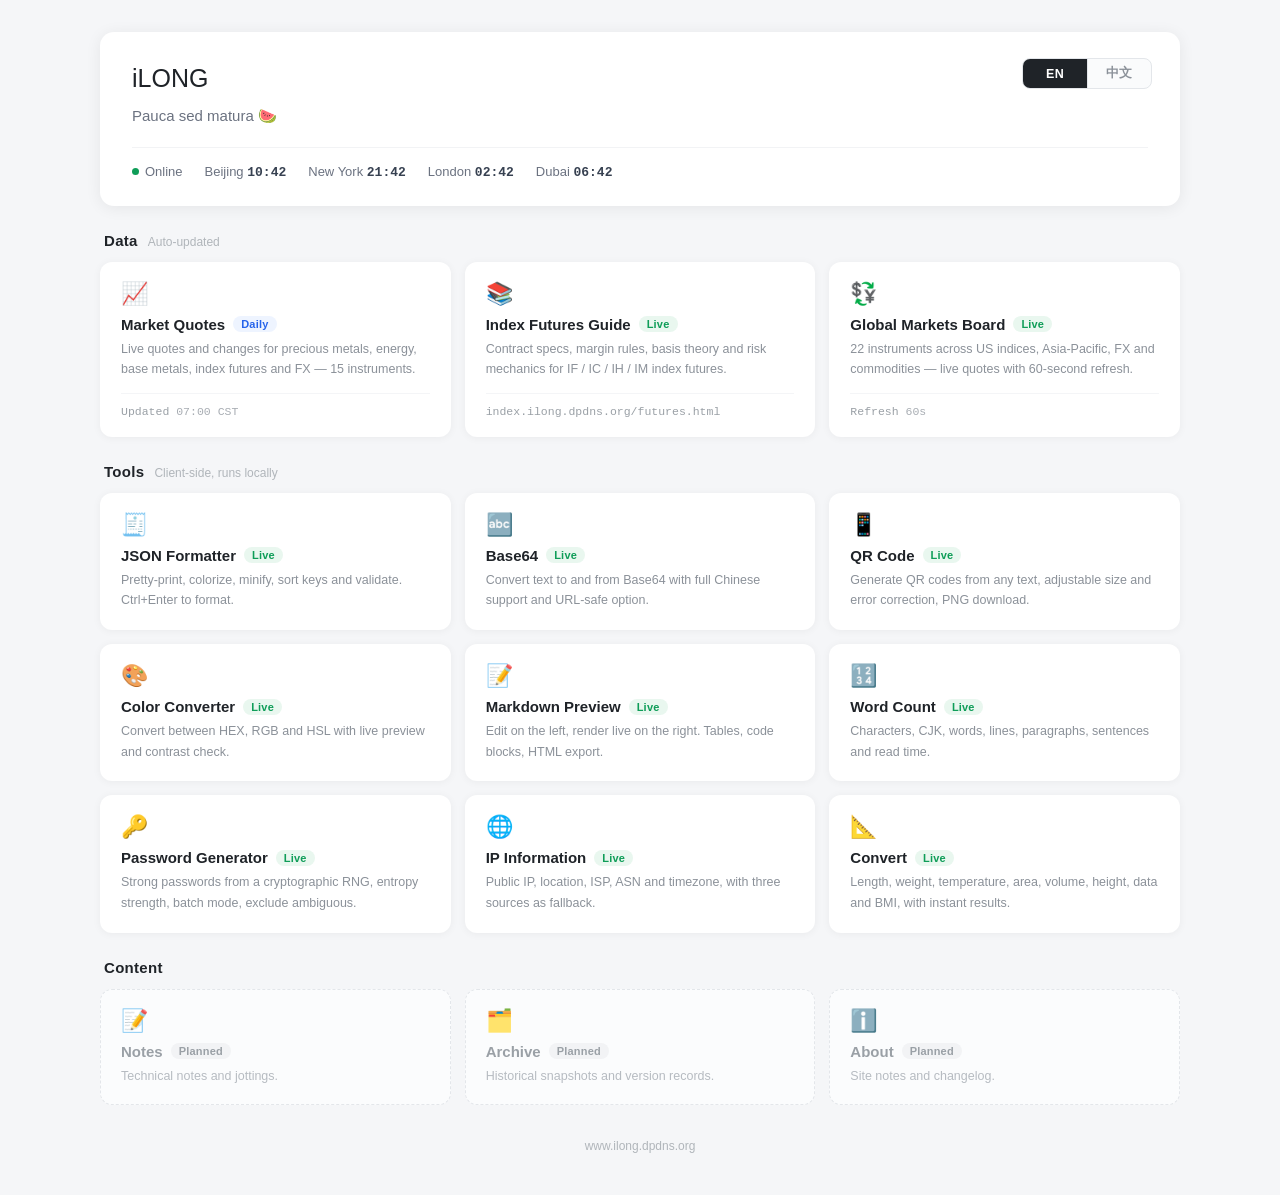
<file: index.html>
<!DOCTYPE html>
<html lang="zh-CN"><head><meta charset="utf-8">
<meta name="viewport" content="width=device-width,initial-scale=1">
<title>iLONG</title>
<link rel="icon" href="data:image/svg+xml,%3Csvg%20xmlns%3D%22http%3A%2F%2Fwww.w3.org%2F2000%2Fsvg%22%20viewBox%3D%220%200%20100%20100%22%3E%3Ctext%20y%3D%22.9em%22%20font-size%3D%2290%22%3E%F0%9F%8D%89%3C%2Ftext%3E%3C%2Fsvg%3E">
<meta name="robots" content="noindex,nofollow">
<style>
*{box-sizing:border-box;margin:0;padding:0}
body{font-family:-apple-system,"Segoe UI","Microsoft YaHei",sans-serif;background:#f5f6f8;color:#1f2328;padding:32px 20px}
.wrap{max-width:1080px;margin:0 auto}

/* 顶部 */
.hd{background:#fff;border-radius:14px;box-shadow:0 2px 16px rgba(0,0,0,.07);padding:32px 32px 26px;margin-bottom:18px;position:relative}
.hd h1{font-size:25px;font-weight:500;padding-right:140px}
.hd .desc{margin-top:10px;font-size:15px;color:#6b7280;line-height:1.7;padding-right:140px}
.hd .clk{margin-top:18px;padding-top:16px;border-top:1px solid #f2f3f5;display:flex;gap:22px;flex-wrap:wrap;row-gap:8px;font-size:13px;color:#6b7280}
.hd .clk span{white-space:nowrap}
.hd .clk b{color:#374151;font-weight:600;font-family:Consolas,monospace}
.dot{display:inline-block;width:7px;height:7px;border-radius:50%;background:#0f9d58;margin-right:6px;vertical-align:1px}

/* 语言切换 */
.lang{position:absolute;top:26px;right:28px;display:flex;border:1px solid #e3e6ea;border-radius:8px;overflow:hidden;background:#fafbfc}
.lang button{border:0;background:transparent;width:64px;padding:6px 0;text-align:center;font-size:12.5px;font-weight:600;color:#8b9199;cursor:pointer;font-family:inherit;letter-spacing:.3px;transition:all .15s}
.lang button+button{border-left:1px solid #e3e6ea}
.lang button:hover{color:#374151}
.lang button.on{background:#1f2328;color:#fff}

/* 分区标题 */
.sect{margin:26px 0 13px;padding:0 4px;display:flex;align-items:baseline;gap:10px}
.sect h2{font-size:15px;font-weight:700;color:#1f2328;letter-spacing:.3px}
.sect .n{font-size:12px;color:#b0b5ba}

/* 卡片网格 */
.grid{display:grid;grid-template-columns:repeat(3,1fr);gap:14px}
.card{background:#fff;border-radius:12px;box-shadow:0 1px 8px rgba(0,0,0,.05);padding:20px 20px 18px;text-decoration:none;color:inherit;display:block;border:1px solid transparent;transition:box-shadow .18s,transform .18s,border-color .18s}
.card:hover{box-shadow:0 5px 20px rgba(0,0,0,.1);transform:translateY(-2px);border-color:#e2e8f0}
.card .ico{font-size:22px;line-height:1}
.card .tt{margin-top:11px;font-size:15px;font-weight:700;display:flex;align-items:center;gap:8px;flex-wrap:wrap}
.card .ds{margin-top:6px;font-size:12.5px;color:#8b9199;line-height:1.65}
.card .meta{margin-top:13px;padding-top:11px;border-top:1px solid #f4f5f7;font-size:11.5px;color:#a8adb3;font-family:Consolas,monospace}
.card .meta i{font-style:normal;color:#9aa0a6}

/* 标签 */
.tag{display:inline-block;padding:2px 8px;border-radius:20px;font-size:11px;font-weight:600;letter-spacing:.2px;font-family:inherit}
.tag.live{background:#e9f7ef;color:#0f9d58}
.tag.daily{background:#eef4ff;color:#2563eb}
.tag.soon{background:#f2f3f5;color:#9aa0a6}

/* 占位卡片 */
.card.soon{box-shadow:none;border:1.5px dashed #e3e6ea;background:#fbfcfd;cursor:default}
.card.soon:hover{transform:none;box-shadow:none;border-color:#d0d6dd}
.card.soon .tt{color:#9aa0a6}
.card.soon .ds{color:#b6bbc1}

/* 页脚 */
.ft{margin-top:34px;text-align:center;font-size:12px;color:#b0b5ba;padding-bottom:10px}

@media(max-width:900px){.grid{grid-template-columns:repeat(2,1fr)}}
@media(max-width:620px){
  body{padding:14px 10px}
  .grid{grid-template-columns:1fr}
  .hd{padding:22px 18px}
  .hd h1{font-size:23px;padding-right:0}
  .hd .desc{padding-right:0}
  .lang{position:static;margin-top:16px;width:fit-content}
}
</style></head><body>
<div class="wrap">

  <div class="hd">
    <div class="lang">
      <button type="button" data-lang="en" class="on">EN</button>
      <button type="button" data-lang="zh">中文</button>
    </div>
    <h1>iLONG</h1>
    <div class="desc" data-zh="Pauca sed matura 🍉" data-en="Pauca sed matura 🍉">Pauca sed matura 🍉</div>
    <div class="clk">
      <span><i class="dot"></i><span data-zh="站点运行中" data-en="Online">站点运行中</span></span>
      <span><span data-zh="北京" data-en="Beijing">北京</span> <b id="c-cn">—</b></span>
      <span><span data-zh="纽约" data-en="New York">纽约</span> <b id="c-ny">—</b></span>
      <span><span data-zh="伦敦" data-en="London">伦敦</span> <b id="c-ldn">—</b></span>
      <span><span data-zh="迪拜" data-en="Dubai">迪拜</span> <b id="c-dxb">—</b></span>
    </div>
  </div>

  <div class="sect"><h2 data-zh="数据" data-en="Data">数据</h2><span class="n" data-zh="自动更新" data-en="Auto-updated">自动更新</span></div>
  <div class="grid">

    <a class="card" href="https://finance.ilong.dpdns.org">
      <div class="ico">📈</div>
      <div class="tt"><span data-zh="金融市场行情" data-en="Market Quotes">金融市场行情</span><span class="tag daily" data-zh="每日" data-en="Daily">每日</span></div>
      <div class="ds" data-zh="贵金属、能源、基本金属、股指期货、外汇，15 个品种实时报价与涨跌。" data-en="Live quotes and changes for precious metals, energy, base metals, index futures and FX — 15 instruments.">贵金属、能源、基本金属、股指期货、外汇，15 个品种实时报价与涨跌。</div>
      <div class="meta"><i data-zh="更新" data-en="Updated">更新</i> <span data-zh="北京 07:00" data-en="07:00 CST">北京 07:00</span></div>
    </a>

    <a class="card" href="https://index.ilong.dpdns.org/futures.html">
      <div class="ico">📚</div>
      <div class="tt"><span data-zh="股指期货知识手册" data-en="Index Futures Guide">股指期货知识手册</span><span class="tag live" data-zh="已上线" data-en="Live">已上线</span></div>
      <div class="ds" data-zh="IF / IC / IH / IM 品种机制与术语体系，合约规格、保证金制度、基差原理与风险机制。" data-en="Contract specs, margin rules, basis theory and risk mechanics for IF / IC / IH / IM index futures.">IF / IC / IH / IM 品种机制与术语体系，合约规格、保证金制度、基差原理与风险机制。</div>
      <div class="meta"><i>index.ilong.dpdns.org/futures.html</i></div>
    </a>

    <a class="card" href="https://fx.ilong.dpdns.org">
      <div class="ico">💱</div>
      <div class="tt"><span data-zh="全球市场看板" data-en="Global Markets Board">全球市场看板</span><span class="tag live" data-zh="实时" data-en="Live">实时</span></div>
      <div class="ds" data-zh="美股三大指数、亚太股指、外汇与大宗商品共 22 个品种，实时报价与涨跌，60 秒自动刷新。" data-en="22 instruments across US indices, Asia-Pacific, FX and commodities — live quotes with 60-second refresh.">美股三大指数、亚太股指、外汇与大宗商品共 22 个品种，实时报价与涨跌，60 秒自动刷新。</div>
      <div class="meta"><i data-zh="刷新" data-en="Refresh">刷新</i> <span data-zh="60 秒" data-en="60s">60 秒</span></div>
    </a>

  </div>

  <div class="sect"><h2 data-zh="工具" data-en="Tools">工具</h2><span class="n" data-zh="纯前端 本地运行" data-en="Client-side, runs locally">纯前端 本地运行</span></div>
  <div class="grid">

    <a class="card" href="tool-json.html">
      <div class="ico">🧾</div>
      <div class="tt"><span data-zh="JSON 格式化" data-en="JSON Formatter">JSON 格式化</span><span class="tag live" data-zh="可用" data-en="Live">可用</span></div>
      <div class="ds" data-zh="展开缩进、语法着色、压缩、键名排序、校验。Ctrl+Enter 快速格式化。" data-en="Pretty-print, colorize, minify, sort keys and validate. Ctrl+Enter to format.">展开缩进、语法着色、压缩、键名排序、校验。Ctrl+Enter 快速格式化。</div>
    </a>

    <a class="card" href="tool-base64.html">
      <div class="ico">🔤</div>
      <div class="tt"><span data-zh="Base64 编解码" data-en="Base64">Base64 编解码</span><span class="tag live" data-zh="可用" data-en="Live">可用</span></div>
      <div class="ds" data-zh="文本与 Base64 互转，正确支持中文，可选 URL 安全格式。" data-en="Convert text to and from Base64 with full Chinese support and URL-safe option.">文本与 Base64 互转，正确支持中文，可选 URL 安全格式。</div>
    </a>

    <a class="card" href="tool-qr.html">
      <div class="ico">📱</div>
      <div class="tt"><span data-zh="二维码生成" data-en="QR Code">二维码生成</span><span class="tag live" data-zh="可用" data-en="Live">可用</span></div>
      <div class="ds" data-zh="网址或任意文字生成二维码，可调尺寸与纠错级别，下载 PNG。" data-en="Generate QR codes from any text, adjustable size and error correction, PNG download.">网址或任意文字生成二维码，可调尺寸与纠错级别，下载 PNG。</div>
    </a>

    <a class="card" href="tool-color.html">
      <div class="ico">🎨</div>
      <div class="tt"><span data-zh="颜色取色转换" data-en="Color Converter">颜色取色转换</span><span class="tag live" data-zh="可用" data-en="Live">可用</span></div>
      <div class="ds" data-zh="HEX / RGB / HSL 互转，实时预览与对比度检查，一键复制。" data-en="Convert between HEX, RGB and HSL with live preview and contrast check.">HEX / RGB / HSL 互转，实时预览与对比度检查，一键复制。</div>
    </a>

    <a class="card" href="tool-markdown.html">
      <div class="ico">📝</div>
      <div class="tt"><span data-zh="Markdown 预览" data-en="Markdown Preview">Markdown 预览</span><span class="tag live" data-zh="可用" data-en="Live">可用</span></div>
      <div class="ds" data-zh="左侧编辑、右侧实时渲染，支持表格与代码块，可导出 HTML。" data-en="Edit on the left, render live on the right. Tables, code blocks, HTML export.">左侧编辑、右侧实时渲染，支持表格与代码块，可导出 HTML。</div>
    </a>

    <a class="card" href="tool-count.html">
      <div class="ico">🔢</div>
      <div class="tt"><span data-zh="字数统计" data-en="Word Count">字数统计</span><span class="tag live" data-zh="可用" data-en="Live">可用</span></div>
      <div class="ds" data-zh="字符、汉字、词数、行数、段落、句子与阅读时长，中英文分别计算。" data-en="Characters, CJK, words, lines, paragraphs, sentences and read time.">字符、汉字、词数、行数、段落、句子与阅读时长，中英文分别计算。</div>
    </a>

    <a class="card" href="tool-password.html">
      <div class="ico">🔑</div>
      <div class="tt"><span data-zh="随机密码生成" data-en="Password Generator">随机密码生成</span><span class="tag live" data-zh="可用" data-en="Live">可用</span></div>
      <div class="ds" data-zh="加密随机源生成强密码，显示熵值强度，可批量生成并排除易混字符。" data-en="Strong passwords from a cryptographic RNG, entropy strength, batch mode, exclude ambiguous.">加密随机源生成强密码，显示熵值强度，可批量生成并排除易混字符。</div>
    </a>

    <a class="card" href="tool-ip.html">
      <div class="ico">🌐</div>
      <div class="tt"><span data-zh="IP 信息" data-en="IP Information">IP 信息</span><span class="tag live" data-zh="可用" data-en="Live">可用</span></div>
      <div class="ds" data-zh="查看公网 IP、归属地、网络运营商、ASN 与时区，三个数据源自动切换。" data-en="Public IP, location, ISP, ASN and timezone, with three sources as fallback.">查看公网 IP、归属地、网络运营商、ASN 与时区，三个数据源自动切换。</div>
    </a>

    <a class="card" href="tool-unit.html">
      <div class="ico">📐</div>
      <div class="tt"><span data-zh="换算" data-en="Convert">换算</span><span class="tag live" data-zh="可用" data-en="Live">可用</span></div>
      <div class="ds" data-zh="长度、重量、温度、面积、体积、身高、数据与 BMI 换算，输入即算。" data-en="Length, weight, temperature, area, volume, height, data and BMI, with instant results.">长度、重量、温度、面积、体积、身高、数据与 BMI 换算，输入即算。</div>
    </a>

  </div>

  <div class="sect"><h2 data-zh="内容" data-en="Content">内容</h2></div>
  <div class="grid">

    <div class="card soon">
      <div class="ico">📝</div>
      <div class="tt"><span data-zh="笔记" data-en="Notes">笔记</span><span class="tag soon" data-zh="规划中" data-en="Planned">规划中</span></div>
      <div class="ds" data-zh="技术笔记与随手记录。" data-en="Technical notes and jottings.">技术笔记与随手记录。</div>
    </div>

    <div class="card soon">
      <div class="ico">🗂️</div>
      <div class="tt"><span data-zh="归档" data-en="Archive">归档</span><span class="tag soon" data-zh="规划中" data-en="Planned">规划中</span></div>
      <div class="ds" data-zh="历史数据快照与版本记录。" data-en="Historical snapshots and version records.">历史数据快照与版本记录。</div>
    </div>

    <div class="card soon">
      <div class="ico">ℹ️</div>
      <div class="tt"><span data-zh="关于" data-en="About">关于</span><span class="tag soon" data-zh="规划中" data-en="Planned">规划中</span></div>
      <div class="ds" data-zh="站点说明与更新日志。" data-en="Site notes and changelog.">站点说明与更新日志。</div>
    </div>

  </div>

  <div class="ft">www.ilong.dpdns.org</div>

</div>
<script>
(function(){
  var TZ=[["c-cn","Asia/Shanghai"],["c-ny","America/New_York"],["c-ldn","Europe/London"],["c-dxb","Asia/Dubai"]];
  var LOC={zh:"zh-CN",en:"en-US"};
  var lang="zh";

  function tick(){
    TZ.forEach(function(z){
      var el=document.getElementById(z[0]);
      if(!el)return;
      try{
        el.textContent=new Intl.DateTimeFormat(LOC[lang],{timeZone:z[1],hour:"2-digit",minute:"2-digit",hour12:false}).format(new Date());
      }catch(e){el.textContent="--:--"}
    });
  }

  function apply(l){
    lang=l;
    document.documentElement.lang=(l==="zh"?"zh-CN":"en");
    var nodes=document.querySelectorAll("[data-zh]");
    for(var i=0;i<nodes.length;i++){
      var v=nodes[i].getAttribute("data-"+l);
      if(v!==null)nodes[i].textContent=v;
    }
    var btns=document.querySelectorAll(".lang button");
    for(var j=0;j<btns.length;j++){
      btns[j].classList.toggle("on",btns[j].getAttribute("data-lang")===l);
    }
    try{localStorage.setItem("portal-lang",l)}catch(e){}
    tick();
  }

  var saved="en";
  try{saved=localStorage.getItem("portal-lang")||"en"}catch(e){}
  apply(saved);

  var btns=document.querySelectorAll(".lang button");
  for(var k=0;k<btns.length;k++){
    btns[k].addEventListener("click",function(){apply(this.getAttribute("data-lang"))});
  }

  setInterval(tick,10000);
})();
</script>
</body></html>
</file>
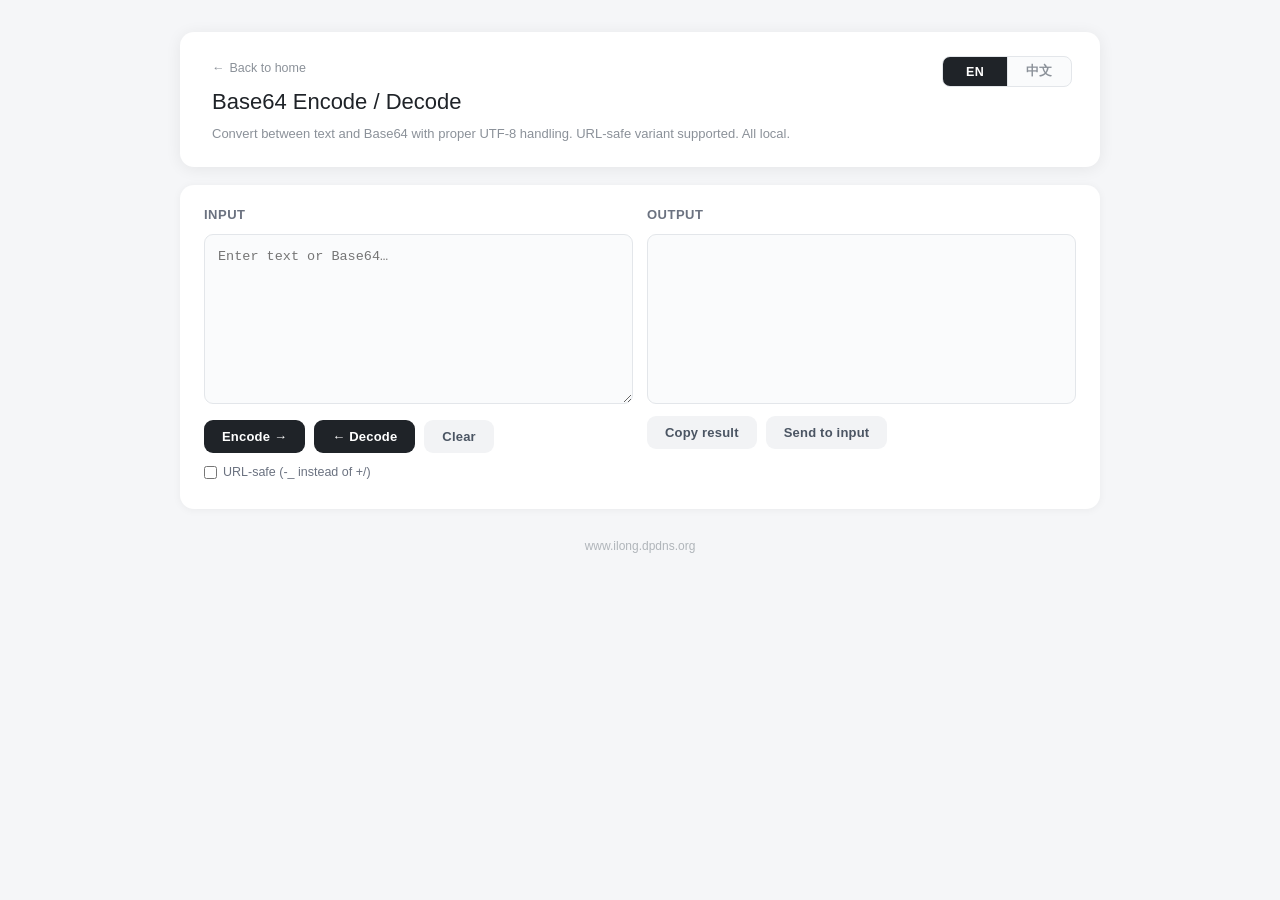
<file: tool-base64.html>
<!DOCTYPE html>
<html lang="zh-CN"><head><meta charset="utf-8">
<meta name="viewport" content="width=device-width,initial-scale=1">
<title>Base64 · iLONG</title>
<link rel="icon" href="data:image/svg+xml,%3Csvg%20xmlns%3D%22http%3A%2F%2Fwww.w3.org%2F2000%2Fsvg%22%20viewBox%3D%220%200%20100%20100%22%3E%3Ctext%20y%3D%22.9em%22%20font-size%3D%2290%22%3E%F0%9F%8D%89%3C%2Ftext%3E%3C%2Fsvg%3E">
<meta name="robots" content="noindex,nofollow">
<link rel="stylesheet" href="tools.css">
</head><body>
<div class="wrap">

  <div class="hd">
    <div class="lang">
      <button type="button" data-lang="en" class="on">EN</button>
      <button type="button" data-lang="zh">中文</button>
    </div>
    <a class="back" href="index.html">← <span data-zh="返回首页" data-en="Back to home">返回首页</span></a>
    <h1 data-zh="Base64 编解码" data-en="Base64 Encode / Decode">Base64 编解码</h1>
    <div class="desc" data-zh="文本与 Base64 互转，正确处理中文等多字节字符。支持 URL 安全格式。全部在浏览器本地完成。" data-en="Convert between text and Base64 with proper UTF-8 handling. URL-safe variant supported. All local.">文本与 Base64 互转，正确处理中文等多字节字符。支持 URL 安全格式。全部在浏览器本地完成。</div>
  </div>

  <div class="panel">
    <div class="two">
      <div>
        <h3 data-zh="输入" data-en="Input">输入</h3>
        <textarea id="in" spellcheck="false" data-ph-zh="输入文本或 Base64…" data-ph-en="Enter text or Base64…"></textarea>
        <div class="btns">
          <button class="btn primary" id="enc" data-zh="编码 →" data-en="Encode →">编码 →</button>
          <button class="btn primary" id="dec" data-zh="← 解码" data-en="← Decode">← 解码</button>
          <button class="btn ghost" id="clr" data-zh="清空" data-en="Clear">清空</button>
        </div>
        <div class="btns">
          <label style="font-size:12.5px;color:#6b7280;display:flex;align-items:center;gap:6px;cursor:pointer">
            <input type="checkbox" id="urlsafe" style="width:auto;cursor:pointer">
            <span data-zh="URL 安全（-_ 代替 +/）" data-en="URL-safe (-_ instead of +/)">URL 安全（-_ 代替 +/）</span>
          </label>
        </div>
      </div>
      <div>
        <h3 data-zh="结果" data-en="Output">结果</h3>
        <div class="out" id="out"></div>
        <div class="btns">
          <button class="btn ghost" id="cp" data-zh="复制结果" data-en="Copy result">复制结果</button>
          <button class="btn ghost" id="swap" data-zh="结果送回输入" data-en="Send to input">结果送回输入</button>
        </div>
      </div>
    </div>
    <div class="hint" id="msg"></div>
  </div>

  <div class="ft"><a href="index.html">www.ilong.dpdns.org</a></div>
</div>

<script src="tools.js"></script>
<script>
(function(){
  var $ = function(id){ return document.getElementById(id); };
  var T = window.IlongTools;
  var last = "";

  // UTF-8 安全的编码 / 解码
  function b64encode(str){
    var bytes = new TextEncoder().encode(str);
    var bin = "";
    for (var i = 0; i < bytes.length; i++) bin += String.fromCharCode(bytes[i]);
    return btoa(bin);
  }
  function b64decode(b64){
    var clean = b64.replace(/\s/g, "").replace(/-/g, "+").replace(/_/g, "/");
    while (clean.length % 4) clean += "=";
    var bin = atob(clean);
    var bytes = new Uint8Array(bin.length);
    for (var i = 0; i < bin.length; i++) bytes[i] = bin.charCodeAt(i);
    return new TextDecoder("utf-8", {fatal: true}).decode(bytes);
  }

  function toUrlSafe(s){ return s.replace(/\+/g, "-").replace(/\//g, "_").replace(/=+$/, ""); }

  function setOut(s, isErr){
    var o = $("out");
    if (isErr){
      o.innerHTML = '<span class="err">' + String(s).replace(/&/g,"&amp;").replace(/</g,"&lt;") + '</span>';
      last = "";
    } else {
      o.textContent = s;
      last = s;
    }
  }

  function msg(s, cls){
    $("msg").innerHTML = '<span class="' + (cls || "ok") + '">' + s + '</span>';
  }

  function enc(){
    var v = $("in").value;
    if (!v){ setOut(""); $("msg").textContent = ""; return; }
    var r;
    try { r = b64encode(v); }
    catch(e){ setOut("编码失败：" + e.message, true); return; }
    if ($("urlsafe").checked) r = toUrlSafe(r);
    setOut(r);
    msg("✓ " + (T.lang()==="zh" ? ("已编码，" + v.length + " 字符 → " + r.length + " 字符") : ("Encoded — " + v.length + " chars → " + r.length + " chars")));
  }

  function dec(){
    var v = $("in").value.trim();
    if (!v){ setOut(""); $("msg").textContent = ""; return; }
    var r;
    try { r = b64decode(v); }
    catch(e){
      setOut(T.lang()==="zh" ? "解码失败：不是合法的 Base64，或解码后不是有效的 UTF-8 文本" :
                               "Decode failed: not valid Base64, or result is not valid UTF-8", true);
      return;
    }
    setOut(r);
    msg("✓ " + (T.lang()==="zh" ? ("已解码，" + r.length + " 字符") : ("Decoded — " + r.length + " chars")));
  }

  $("enc").addEventListener("click", enc);
  $("dec").addEventListener("click", dec);
  $("clr").addEventListener("click", function(){ $("in").value = ""; setOut(""); $("msg").textContent = ""; });
  $("cp").addEventListener("click", function(){
    if (!last){ msg(T.lang()==="zh"?"没有可复制的内容":"Nothing to copy", "err"); return; }
    T.copy(last, this);
  });
  $("swap").addEventListener("click", function(){
    if (!last) return;
    $("in").value = last; setOut(""); $("msg").textContent = "";
    $("in").focus();
  });

  window.onLangChange = function(){ $("msg").textContent = ""; };
})();
</script>
</body></html>
</file>
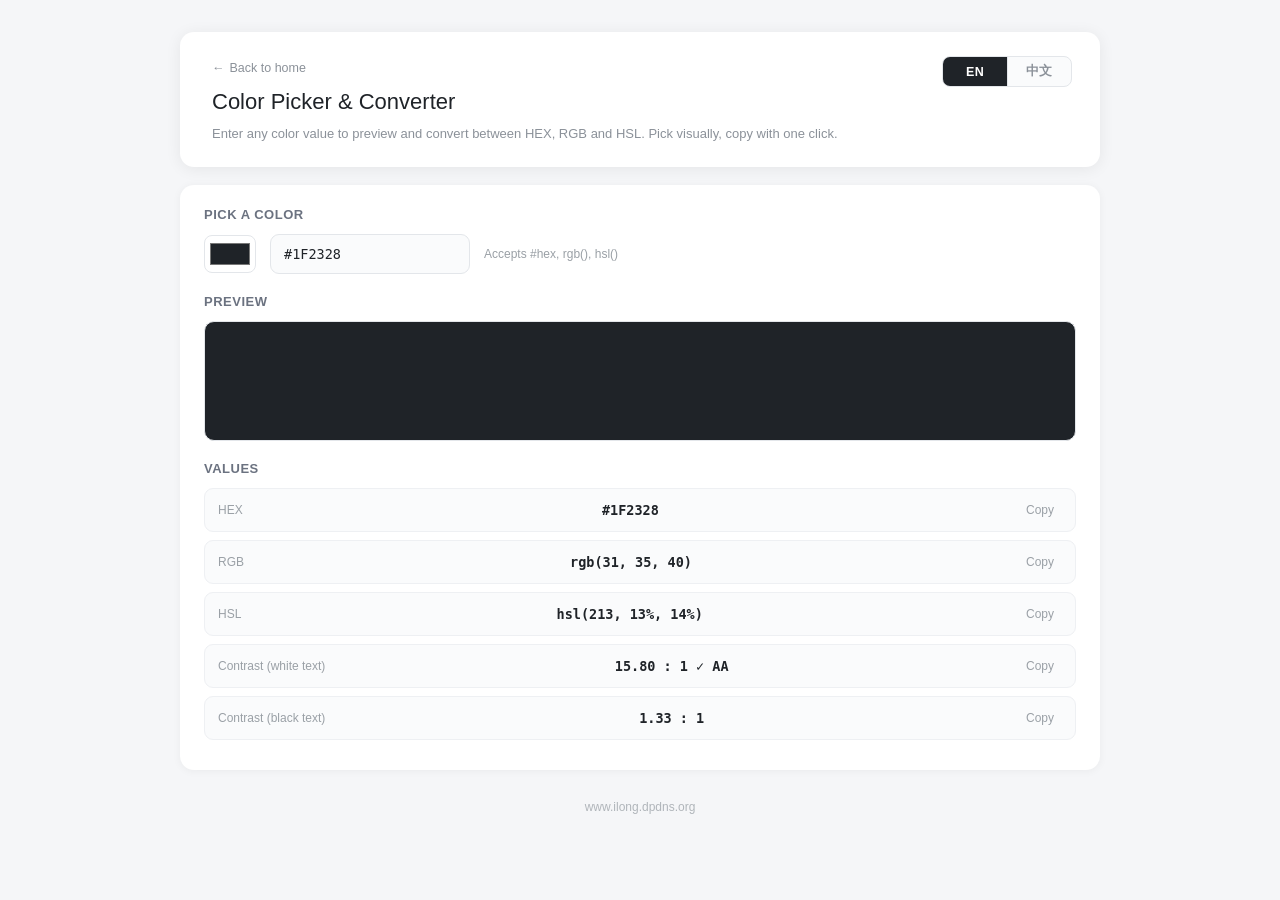
<file: tool-color.html>
<!DOCTYPE html>
<html lang="zh-CN"><head><meta charset="utf-8">
<meta name="viewport" content="width=device-width,initial-scale=1">
<title>Color Converter · iLONG</title>
<link rel="icon" href="data:image/svg+xml,%3Csvg%20xmlns%3D%22http%3A%2F%2Fwww.w3.org%2F2000%2Fsvg%22%20viewBox%3D%220%200%20100%20100%22%3E%3Ctext%20y%3D%22.9em%22%20font-size%3D%2290%22%3E%F0%9F%8D%89%3C%2Ftext%3E%3C%2Fsvg%3E">
<meta name="robots" content="noindex,nofollow">
<link rel="stylesheet" href="tools.css">
</head><body>
<div class="wrap">

  <div class="hd">
    <div class="lang">
      <button type="button" data-lang="en" class="on">EN</button>
      <button type="button" data-lang="zh">中文</button>
    </div>
    <a class="back" href="index.html">← <span data-zh="返回首页" data-en="Back to home">返回首页</span></a>
    <h1 data-zh="颜色取色与转换" data-en="Color Picker &amp; Converter">颜色取色与转换</h1>
    <div class="desc" data-zh="输入任意色值，实时预览并互转 HEX、RGB、HSL。点击色样可直接取色，一键复制。" data-en="Enter any color value to preview and convert between HEX, RGB and HSL. Pick visually, copy with one click.">输入任意色值，实时预览并互转 HEX、RGB、HSL。点击色样可直接取色，一键复制。</div>
  </div>

  <div class="panel">
    <h3 data-zh="拾色" data-en="Pick a color">拾色</h3>
    <div style="display:flex;gap:14px;align-items:center">
      <input type="color" id="picker" value="#1f2328">
      <input type="text" id="manual" value="#1f2328" style="max-width:200px;font-family:Consolas,monospace" spellcheck="false">
      <span class="hint" style="margin:0" data-zh="支持 #hex、rgb()、hsl()" data-en="Accepts #hex, rgb(), hsl()">支持 #hex、rgb()、hsl()</span>
    </div>

    <h3 style="margin-top:20px" data-zh="预览" data-en="Preview">预览</h3>
    <div class="swatch" id="sw"></div>

    <h3 style="margin-top:20px" data-zh="色值" data-en="Values">色值</h3>
    <div class="colrow"><span>HEX</span><b id="vhex">#1F2328</b><button data-copy="vhex" data-zh="复制" data-en="Copy">复制</button></div>
    <div class="colrow"><span>RGB</span><b id="vrgb">rgb(31, 35, 40)</b><button data-copy="vrgb" data-zh="复制" data-en="Copy">复制</button></div>
    <div class="colrow"><span>HSL</span><b id="vhsl">hsl(214, 13%, 14%)</b><button data-copy="vhsl" data-zh="复制" data-en="Copy">复制</button></div>
    <div class="colrow"><span data-zh="亮度对比（白字）" data-en="Contrast (white text)">亮度对比（白字）</span><b id="vwhite">—</b><button data-copy="vwhite" data-zh="复制" data-en="Copy">复制</button></div>
    <div class="colrow"><span data-zh="亮度对比（黑字）" data-en="Contrast (black text)">亮度对比（黑字）</span><b id="vblack">—</b><button data-copy="vblack" data-zh="复制" data-en="Copy">复制</button></div>
    <div class="hint" id="msg"></div>
  </div>

  <div class="ft"><a href="index.html">www.ilong.dpdns.org</a></div>
</div>

<script src="tools.js"></script>
<script>
(function(){
  var $ = function(id){ return document.getElementById(id); };
  var T = window.IlongTools;

  function clamp(v, lo, hi){ return Math.max(lo, Math.min(hi, v)); }

  function hexToRgb(hex){
    var h = hex.trim().replace(/^#/, "");
    if (h.length === 3) h = h[0]+h[0]+h[1]+h[1]+h[2]+h[2];
    if (!/^[0-9a-fA-F]{6}$/.test(h)) return null;
    return { r: parseInt(h.slice(0,2),16), g: parseInt(h.slice(2,4),16), b: parseInt(h.slice(4,6),16) };
  }

  function parseAny(s){
    s = s.trim();
    // #hex
    if (s[0] === "#") return hexToRgb(s);
    // rgb(r,g,b)
    var m = s.match(/^rgba?\(\s*(\d+)\s*,\s*(\d+)\s*,\s*(\d+)/i);
    if (m) return { r: clamp(+m[1],0,255), g: clamp(+m[2],0,255), b: clamp(+m[3],0,255) };
    // hsl(h,s%,l%)
    m = s.match(/^hsla?\(\s*([\d.]+)\s*,\s*([\d.]+)%\s*,\s*([\d.]+)%/i);
    if (m) return hslToRgb(+m[1], +m[2], +m[3]);
    // 纯 6 位 hex 不带 #
    if (/^[0-9a-fA-F]{6}$/.test(s)) return hexToRgb(s);
    if (/^[0-9a-fA-F]{3}$/.test(s)) return hexToRgb(s);
    return null;
  }

  function rgbToHsl(r, g, b){
    r /= 255; g /= 255; b /= 255;
    var max = Math.max(r,g,b), min = Math.min(r,g,b);
    var h, s, l = (max + min) / 2;
    if (max === min){ h = 0; s = 0; }
    else {
      var d = max - min;
      s = l > 0.5 ? d / (2 - max - min) : d / (max + min);
      switch (max){
        case r: h = (g - b) / d + (g < b ? 6 : 0); break;
        case g: h = (b - r) / d + 2; break;
        default: h = (r - g) / d + 4;
      }
      h /= 6;
    }
    return { h: Math.round(h * 360), s: Math.round(s * 100), l: Math.round(l * 100) };
  }

  function hslToRgb(h, s, l){
    h = ((h % 360) + 360) % 360 / 360; s /= 100; l /= 100;
    function hue2rgb(p, q, t){
      if (t < 0) t += 1; if (t > 1) t -= 1;
      if (t < 1/6) return p + (q - p) * 6 * t;
      if (t < 1/2) return q;
      if (t < 2/3) return p + (q - p) * (2/3 - t) * 6;
      return p;
    }
    var r, g, b;
    if (s === 0){ r = g = b = l; }
    else {
      var q = l < 0.5 ? l * (1 + s) : l + s - l * s;
      var p = 2 * l - q;
      r = hue2rgb(p, q, h + 1/3); g = hue2rgb(p, q, h); b = hue2rgb(p, q, h - 1/3);
    }
    return { r: Math.round(r*255), g: Math.round(g*255), b: Math.round(b*255) };
  }

  function toHex(r, g, b){
    function p(n){ var s = n.toString(16).toUpperCase(); return s.length === 1 ? "0"+s : s; }
    return "#" + p(r) + p(g) + p(b);
  }

  // 相对亮度 → 对比度
  function luminance(r, g, b){
    function f(c){
      c /= 255;
      return c <= 0.03928 ? c / 12.92 : Math.pow((c + 0.055) / 1.055, 2.4);
    }
    return 0.2126 * f(r) + 0.7152 * f(g) + 0.0722 * f(b);
  }
  function contrast(l1, l2){
    var a = Math.max(l1, l2), b = Math.min(l1, l2);
    return (a + 0.05) / (b + 0.05);
  }

  function render(rgb, syncInputs){
    var hex = toHex(rgb.r, rgb.g, rgb.b);
    var hsl = rgbToHsl(rgb.r, rgb.g, rgb.b);
    var lum = luminance(rgb.r, rgb.g, rgb.b);
    var cw = contrast(lum, 1);
    var cb = contrast(lum, 0);

    $("sw").style.background = hex;
    $("vhex").textContent = hex;
    $("vrgb").textContent = "rgb(" + rgb.r + ", " + rgb.g + ", " + rgb.b + ")";
    $("vhsl").textContent = "hsl(" + hsl.h + ", " + hsl.s + "%, " + hsl.l + "%)";
    $("vwhite").textContent = cw.toFixed(2) + " : 1" + (cw >= 4.5 ? (T.lang()==="zh"?" ✓ AA":" ✓ AA") : "");
    $("vblack").textContent = cb.toFixed(2) + " : 1" + (cb >= 4.5 ? (T.lang()==="zh"?" ✓ AA":" ✓ AA") : "");

    if (syncInputs){
      $("picker").value = hex;
      $("manual").value = hex;
    }
  }

  function fromManual(){
    var v = $("manual").value;
    var rgb = parseAny(v);
    if (!rgb){
      $("msg").innerHTML = '<span class="err">' + (T.lang()==="zh"?"无法识别该色值":"Unrecognized color value") + '</span>';
      return;
    }
    $("msg").textContent = "";
    render(rgb, true);
  }

  $("picker").addEventListener("input", function(){ render(hexToRgb(this.value), true); });
  $("manual").addEventListener("input", fromManual);
  $("manual").addEventListener("keydown", function(e){ if (e.key === "Enter") fromManual(); });

  document.addEventListener("click", function(e){
    var b = e.target.closest ? e.target.closest("[data-copy]") : null;
    if (!b) return;
    var id = b.getAttribute("data-copy");
    var val = $(id).textContent;
    if (val === "—") return;
    T.copy(val, b);
  });

  window.onLangChange = function(){
    var rgb = parseAny($("manual").value);
    if (rgb) render(rgb, false);
  };

  render(hexToRgb("#1f2328"), true);
})();
</script>
</body></html>
</file>
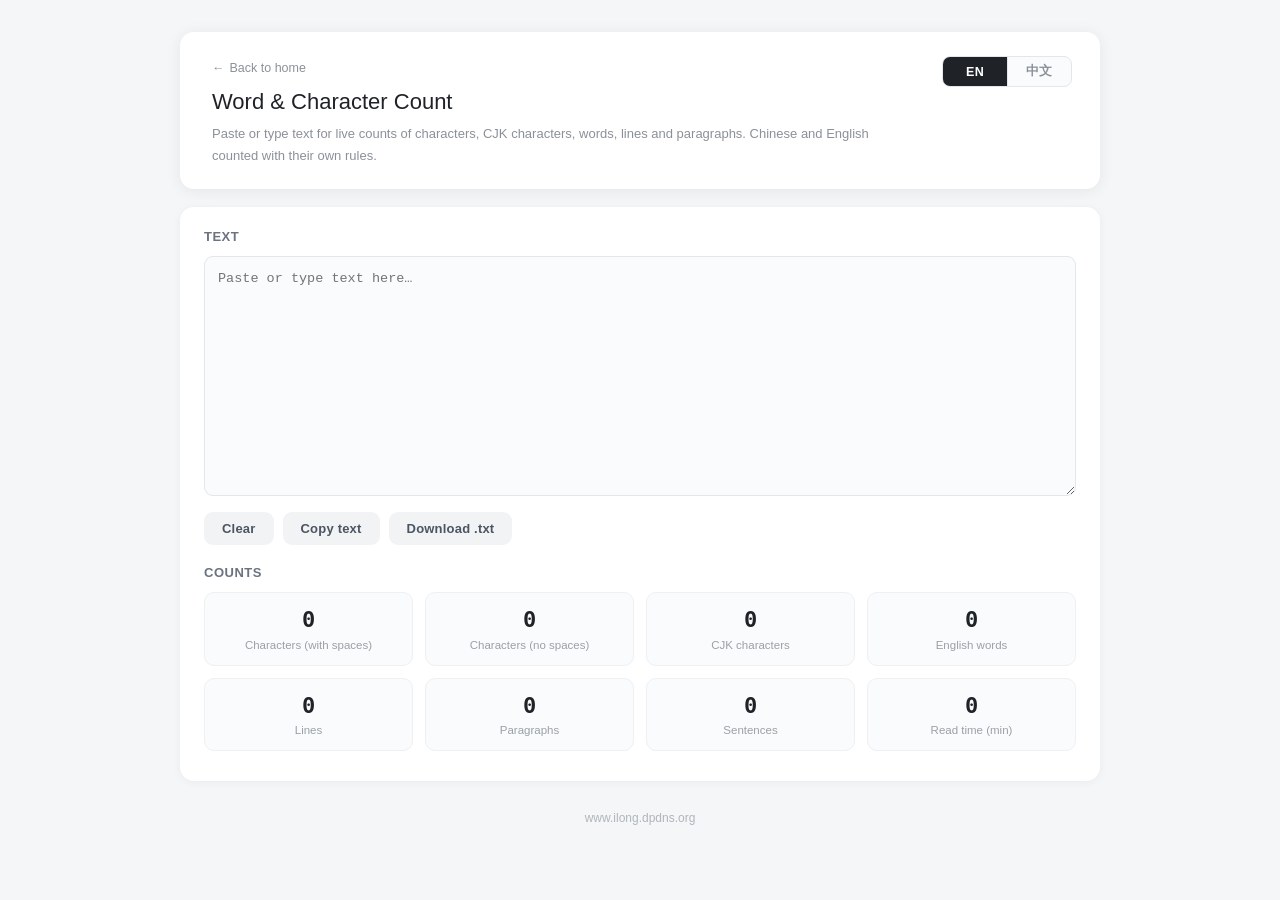
<file: tool-count.html>
<!DOCTYPE html>
<html lang="zh-CN"><head><meta charset="utf-8">
<meta name="viewport" content="width=device-width,initial-scale=1">
<title>Word Count · iLONG</title>
<link rel="icon" href="data:image/svg+xml,%3Csvg%20xmlns%3D%22http%3A%2F%2Fwww.w3.org%2F2000%2Fsvg%22%20viewBox%3D%220%200%20100%20100%22%3E%3Ctext%20y%3D%22.9em%22%20font-size%3D%2290%22%3E%F0%9F%8D%89%3C%2Ftext%3E%3C%2Fsvg%3E">
<meta name="robots" content="noindex,nofollow">
<link rel="stylesheet" href="tools.css">
</head><body>
<div class="wrap">

  <div class="hd">
    <div class="lang">
      <button type="button" data-lang="en" class="on">EN</button>
      <button type="button" data-lang="zh">中文</button>
    </div>
    <a class="back" href="index.html">← <span data-zh="返回首页" data-en="Back to home">返回首页</span></a>
    <h1 data-zh="字数统计" data-en="Word &amp; Character Count">字数统计</h1>
    <div class="desc" data-zh="粘贴或输入文字，实时统计字符、汉字、词数、行数与段落。中英文分别按各自规则计算。" data-en="Paste or type text for live counts of characters, CJK characters, words, lines and paragraphs. Chinese and English counted with their own rules.">粘贴或输入文字，实时统计字符、汉字、词数、行数与段落。中英文分别按各自规则计算。</div>
  </div>

  <div class="panel">
    <h3 data-zh="文本" data-en="Text">文本</h3>
    <textarea id="in" style="min-height:240px" spellcheck="false" data-ph-zh="在此粘贴或输入文本…" data-ph-en="Paste or type text here…"></textarea>

    <div class="btns">
      <button class="btn ghost" id="clr" data-zh="清空" data-en="Clear">清空</button>
      <button class="btn ghost" id="cp" data-zh="复制文本" data-en="Copy text">复制文本</button>
      <button class="btn ghost" id="dl" data-zh="下载 .txt" data-en="Download .txt">下载 .txt</button>
    </div>

    <h3 style="margin-top:20px" data-zh="统计" data-en="Counts">统计</h3>
    <div class="stats">
      <div class="stat"><div class="v" id="s-chars">0</div><div class="k" data-zh="字符（含空格）" data-en="Characters (with spaces)">字符（含空格）</div></div>
      <div class="stat"><div class="v" id="s-nows">0</div><div class="k" data-zh="字符（不含空格）" data-en="Characters (no spaces)">字符（不含空格）</div></div>
      <div class="stat"><div class="v" id="s-cjk">0</div><div class="k" data-zh="汉字" data-en="CJK characters">汉字</div></div>
      <div class="stat"><div class="v" id="s-words">0</div><div class="k" data-zh="英文词数" data-en="English words">英文词数</div></div>
      <div class="stat"><div class="v" id="s-lines">0</div><div class="k" data-zh="行数" data-en="Lines">行数</div></div>
      <div class="stat"><div class="v" id="s-paras">0</div><div class="k" data-zh="段落" data-en="Paragraphs">段落</div></div>
      <div class="stat"><div class="v" id="s-sent">0</div><div class="k" data-zh="句子" data-en="Sentences">句子</div></div>
      <div class="stat"><div class="v" id="s-read">0</div><div class="k" data-zh="阅读时长（分钟）" data-en="Read time (min)">阅读时长（分钟）</div></div>
    </div>
    <div class="hint" id="msg"></div>
  </div>

  <div class="ft"><a href="index.html">www.ilong.dpdns.org</a></div>
</div>

<script src="tools.js"></script>
<script>
(function(){
  var $ = function(id){ return document.getElementById(id); };
  var T = window.IlongTools;

  function count(text){
    var chars = text.length;
    var nows = text.replace(/\s/g, "").length;
    // 汉字及 CJK 扩展、标点
    var cjk = (text.match(/[\u3400-\u4dbf\u4e00-\u9fff\uf900-\ufaff]/g) || []).length;
    // 英文单词：连续字母数字
    var words = (text.match(/[A-Za-z0-9]+(?:['’\-][A-Za-z0-9]+)*/g) || []).length;
    var lines = text === "" ? 0 : text.split(/\r\n|\r|\n/).length;
    var paras = text.trim() === "" ? 0 : text.trim().split(/\n\s*\n/).filter(function(p){ return p.trim(); }).length;
    var sent = (text.match(/[.!?。！？；;]+/g) || []).length;
    if (sent === 0 && text.trim()) sent = 1;

    // 阅读时长：中文按 400 字/分钟，英文按 200 词/分钟
    var minutes = cjk / 400 + words / 200;
    var read = minutes < 1 && (cjk || words) ? "<1" : Math.round(minutes);

    return { chars: chars, nows: nows, cjk: cjk, words: words, lines: lines, paras: paras, sent: sent, read: read };
  }

  function update(){
    var t = $("in").value;
    var c = count(t);
    $("s-chars").textContent = c.chars;
    $("s-nows").textContent = c.nows;
    $("s-cjk").textContent = c.cjk;
    $("s-words").textContent = c.words;
    $("s-lines").textContent = c.lines;
    $("s-paras").textContent = c.paras;
    $("s-sent").textContent = c.sent;
    $("s-read").textContent = c.read;
  }

  $("in").addEventListener("input", update);
  $("clr").addEventListener("click", function(){ $("in").value = ""; update(); $("in").focus(); });
  $("cp").addEventListener("click", function(){
    var v = $("in").value;
    if (!v){ $("msg").innerHTML = '<span class="err">' + (T.lang()==="zh"?"没有内容":"Nothing to copy") + '</span>'; return; }
    T.copy(v, this);
  });
  $("dl").addEventListener("click", function(){
    var v = $("in").value;
    if (!v){ $("msg").innerHTML = '<span class="err">' + (T.lang()==="zh"?"没有内容":"Nothing to download") + '</span>'; return; }
    T.download(v, "text.txt", "text/plain;charset=utf-8");
  });

  window.onLangChange = function(){ $("msg").textContent = ""; };
  update();
})();
</script>
</body></html>
</file>
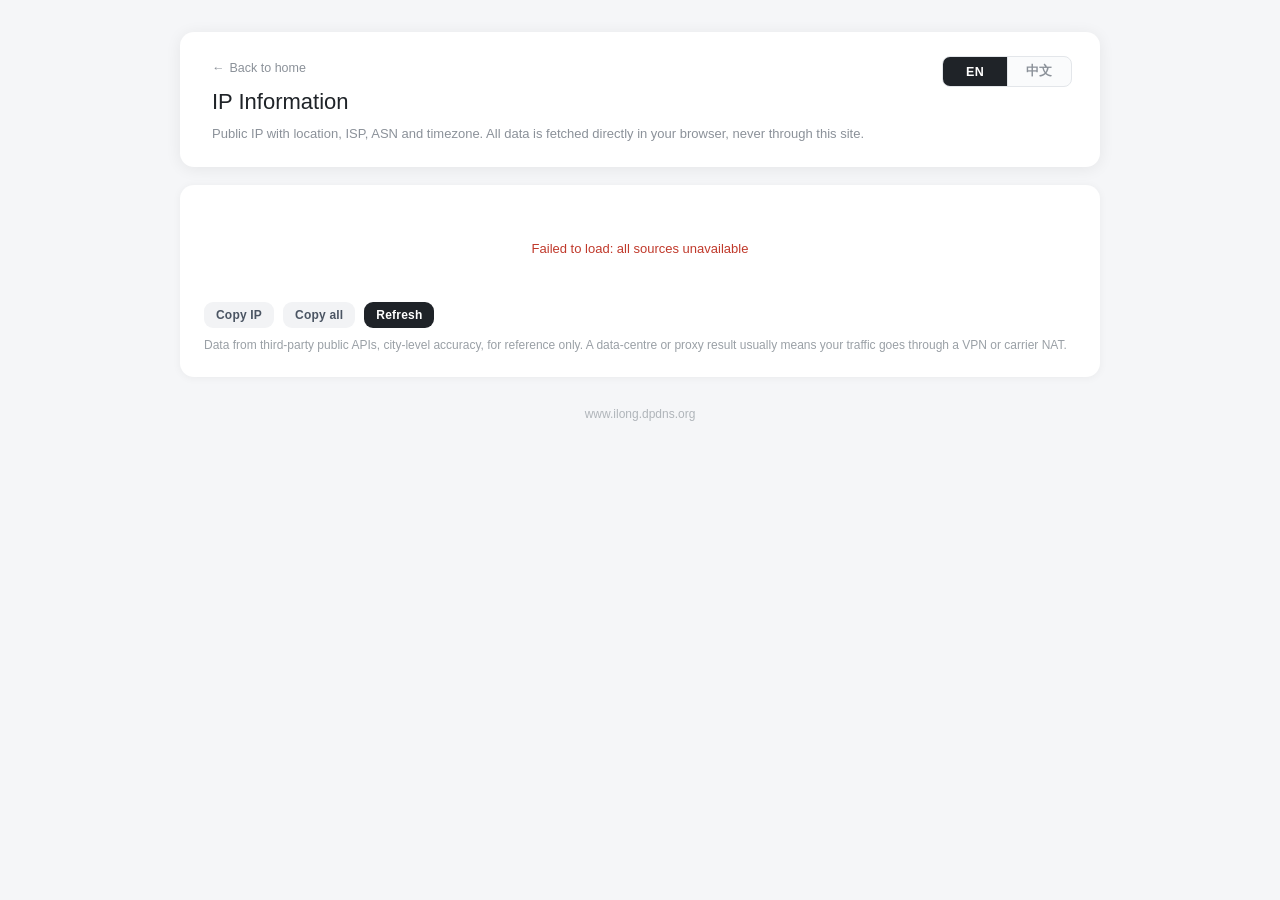
<file: tool-ip.html>
<!DOCTYPE html>
<html lang="zh-CN"><head><meta charset="utf-8">
<meta name="viewport" content="width=device-width,initial-scale=1">
<title>IP Info · iLONG</title>
<link rel="icon" href="data:image/svg+xml,%3Csvg%20xmlns%3D%22http%3A%2F%2Fwww.w3.org%2F2000%2Fsvg%22%20viewBox%3D%220%200%20100%20100%22%3E%3Ctext%20y%3D%22.9em%22%20font-size%3D%2290%22%3E%F0%9F%8D%89%3C%2Ftext%3E%3C%2Fsvg%3E">
<meta name="robots" content="noindex,nofollow">
<link rel="stylesheet" href="tools.css">
<style>
.ipcard{display:flex;align-items:center;gap:14px;flex-wrap:wrap;margin-bottom:4px}
.ipcard .flag{display:flex;align-items:center;font-size:34px;line-height:1}
.ipcard .flagimg{display:block;width:44px;height:auto;border-radius:3px;box-shadow:0 0 0 1px rgba(0,0,0,.08)}
.ipcard .addr{font-family:Consolas,monospace;font-size:25px;font-weight:700;letter-spacing:.4px;line-height:1.2}
.ipcard .ty{font-size:11px;font-weight:700;color:#0f9d58;background:#e9f7ef;padding:3px 9px;border-radius:20px;letter-spacing:.3px}
.rows{display:grid;grid-template-columns:1fr 1fr;gap:10px;margin-top:16px}
.row{background:#fafbfc;border:1px solid #eef0f3;border-radius:10px;padding:13px 15px;display:flex;justify-content:space-between;align-items:center;gap:12px}
.row.wide{grid-column:1/-1}
.row .k{font-size:12px;color:#9aa0a6;white-space:nowrap}
.row .v{font-size:13.5px;font-weight:600;color:#1f2328;text-align:right;word-break:break-word}
.row .v.mono{font-family:Consolas,monospace;font-weight:500}
.row .v small{display:block;font-weight:400;color:#9aa0a6;font-size:11.5px;margin-top:2px}
.loading{text-align:center;padding:34px 0;color:#b0b5ba;font-size:13px}
.dotpulse::after{content:"";animation:dp 1.2s steps(4,end) infinite}
@keyframes dp{0%{content:""}25%{content:"."}50%{content:".."}75%{content:"..."}}
@media(max-width:720px){.rows{grid-template-columns:1fr}.row .v{text-align:left}.ipcard .addr{font-size:20px}}
</style>
</head><body>
<div class="wrap">

  <div class="hd">
    <div class="lang">
      <button type="button" data-lang="en" class="on">EN</button>
      <button type="button" data-lang="zh">中文</button>
    </div>
    <a class="back" href="index.html">← <span data-zh="返回首页" data-en="Back to home">返回首页</span></a>
    <h1 data-zh="IP 信息" data-en="IP Information">IP 信息</h1>
    <div class="desc" data-zh="查看当前公网 IP 及归属地、网络运营商、ASN 与时区等公开信息。所有数据在浏览器中直接获取，不经过本站服务器。" data-en="Public IP with location, ISP, ASN and timezone. All data is fetched directly in your browser, never through this site.">查看当前公网 IP 及归属地、网络运营商、ASN 与时区等公开信息。所有数据在浏览器中直接获取，不经过本站服务器。</div>
  </div>

  <div class="panel">
    <div id="body">
      <div class="loading"><span data-zh="正在获取" data-en="Loading">正在获取</span><span class="dotpulse"></span></div>
    </div>

    <div class="btns" id="tools" style="display:none">
      <button class="btn ghost small" id="cpip" data-zh="复制 IP" data-en="Copy IP">复制 IP</button>
      <button class="btn ghost small" id="cpall" data-zh="复制全部信息" data-en="Copy all">复制全部信息</button>
      <button class="btn primary small" id="reload" data-zh="重新获取" data-en="Refresh">重新获取</button>
    </div>

    <div class="hint" id="msg"></div>
    <div class="hint" data-zh="数据来自第三方公开接口，归属地精确到城市级别，仅供参考。若显示为机房或代理地址，说明你的出口可能经过 VPN 或运营商 NAT。" data-en="Data from third-party public APIs, city-level accuracy, for reference only. A data-centre or proxy result usually means your traffic goes through a VPN or carrier NAT.">数据来自第三方公开接口，归属地精确到城市级别，仅供参考。若显示为机房或代理地址，说明你的出口可能经过 VPN 或运营商 NAT。</div>
  </div>

  <div class="ft"><a href="index.html">www.ilong.dpdns.org</a></div>
</div>

<script src="tools.js"></script>
<script>
(function(){
  var $ = function(id){ return document.getElementById(id); };
  var T = window.IlongTools;
  var data = null;

  // 三个公开源，依次尝试，字段归一化
  var SOURCES = [
    {
      url: "https://ipwho.is/",
      parse: function(j){
        if (!j || j.success === false) throw new Error("bad");
        return {
          ip: j.ip, type: j.type || "",
          country: j.country, cc: j.country_code,
          region: j.region, city: j.city, postal: j.postal || "",
          lat: j.latitude, lon: j.longitude,
          asn: (j.connection && j.connection.asn) ? "AS" + j.connection.asn : "",
          isp: (j.connection && j.connection.isp) || "",
          org: (j.connection && j.connection.org) || "",
          domain: (j.connection && j.connection.domain) || "",
          tz: (j.timezone && j.timezone.id) || "",
          tzabbr: (j.timezone && j.timezone.abbr) || ""
        };
      }
    },
    {
      url: "https://ipinfo.io/json",
      parse: function(j){
        if (!j || !j.ip) throw new Error("bad");
        var loc = (j.loc || "").split(",");
        var org = j.org || "";
        var m = org.match(/^(AS\d+)\s*(.*)$/);
        return {
          ip: j.ip, type: j.ip.indexOf(":") >= 0 ? "IPv6" : "IPv4",
          country: "", cc: j.country || "",
          region: j.region || "", city: j.city || "", postal: j.postal || "",
          lat: loc[0] ? parseFloat(loc[0]) : "", lon: loc[1] ? parseFloat(loc[1]) : "",
          asn: m ? m[1] : "", isp: m ? m[2] : org, org: org, domain: "",
          tz: j.timezone || "", tzabbr: ""
        };
      }
    },
    {
      url: "https://ip-api.com/json/?fields=status,country,countryCode,regionName,city,zip,lat,lon,timezone,isp,org,as,query",
      parse: function(j){
        if (!j || j.status !== "success") throw new Error("bad");
        var asn = j.as || "";
        var m = asn.match(/^(AS\d+)\s*(.*)$/);
        return {
          ip: j.query, type: j.query.indexOf(":") >= 0 ? "IPv6" : "IPv4",
          country: j.country || "", cc: j.countryCode || "",
          region: j.regionName || "", city: j.city || "", postal: j.zip || "",
          lat: j.lat, lon: j.lon,
          asn: m ? m[1] : "", isp: j.isp || "", org: j.org || "", domain: "",
          tz: j.timezone || "", tzabbr: ""
        };
      }
    }
  ];

  // Windows 不渲染国旗 emoji（只显示 AE / US 这类两位字母），
  // 所以这里一律用国旗 SVG 图片，和显示国旗的地方保持一致。
  function flagImg(cc){
    if (!cc || cc.length !== 2) return "";
    var c = cc.toLowerCase();
    return '<img class="flagimg" alt="' + cc.toUpperCase() + '" ' +
      'src="https://flagcdn.com/' + c + '.svg" ' +
      'onerror="this.style.display=\'none\'">';
  }

  function rows(d){
    var zh = T.lang() === "zh";
    var flag = flagImg(d.cc) || "🌐";
    var coords = (d.lat !== "" && d.lon !== "") ? (Number(d.lat).toFixed(4) + ", " + Number(d.lon).toFixed(4)) : "—";
    var place = [d.country, d.region, d.city].filter(function(x){ return x && x !== d.country || x === d.country; }).filter(Boolean);
    var loc = [d.city, d.region, d.country].filter(Boolean).join(", ") || "—";

    function row(kz, ke, v, mono, sub){
      return '<div class="row"><div class="k">' + (zh ? kz : ke) + '</div><div class="v' + (mono ? " mono" : "") + '">' +
        (v || "—") + (sub ? "<small>" + sub + "</small>" : "") + "</div></div>";
    }
    function wide(kz, ke, v, mono, sub){
      return '<div class="row wide"><div class="k">' + (zh ? kz : ke) + '</div><div class="v' + (mono ? " mono" : "") + '">' +
        (v || "—") + (sub ? "<small>" + sub + "</small>" : "") + "</div></div>";
    }

    return '' +
      '<div class="ipcard">' +
        '<div class="flag">' + flag + '</div>' +
        '<div class="addr" id="ipval">' + (d.ip || "—") + '</div>' +
        (d.type ? '<div class="ty">' + d.type + '</div>' : '') +
      '</div>' +
      '<div class="rows">' +
        row("国家 / 地区", "Country", (d.country || "—") + (d.cc ? " (" + d.cc + ")" : ""), false) +
        row("城市", "City", d.city || "—", false) +
        row("省 / 州", "Region", d.region || "—", false) +
        row("邮编", "Postal code", d.postal || "—", true) +
        wide("完整位置", "Location", loc, false) +
        row("网络运营商", "ISP", d.isp || "—", false) +
        row("ASN", "ASN", d.asn || "—", true) +
        row("组织", "Organisation", d.org || "—", false) +
        row("时区", "Timezone", (d.tz || "—") + (d.tzabbr ? " (" + d.tzabbr + ")" : ""), true) +
        row("经纬度", "Coordinates", coords, true) +
        (d.domain ? row("域名", "Domain", d.domain, true) : "") +
      '</div>';
  }

  function fail(msg){
    $("body").innerHTML = '<div class="loading" style="color:#c0392b">' +
      (T.lang() === "zh" ? "获取失败：" : "Failed to load: ") + msg + "</div>";
    $("tools").style.display = "flex";
  }

  function tryFrom(i){
    if (i >= SOURCES.length){ fail(T.lang() === "zh" ? "所有数据源均不可用" : "all sources unavailable"); return; }
    var s = SOURCES[i];
    var ctl = window.AbortController ? new AbortController() : null;
    var timer = setTimeout(function(){ if (ctl) ctl.abort(); }, 9000);

    fetch(s.url, {signal: ctl ? ctl.signal : undefined, cache: "no-store"})
      .then(function(r){ if (!r.ok) throw new Error("HTTP " + r.status); return r.json(); })
      .then(function(j){
        clearTimeout(timer);
        data = s.parse(j);
        $("body").innerHTML = rows(data);
        $("tools").style.display = "flex";
      })
      .catch(function(){ clearTimeout(timer); tryFrom(i + 1); });
  }

  function query(){
    $("body").innerHTML = '<div class="loading"><span>' + (T.lang() === "zh" ? "正在获取" : "Loading") +
      '</span><span class="dotpulse"></span></div>';
    $("msg").textContent = "";
    data = null;
    tryFrom(0);
  }

  $("cpip").addEventListener("click", function(){
    if (!data || !data.ip) return;
    T.copy(data.ip, this);
  });
  $("cpall").addEventListener("click", function(){
    if (!data) return;
    var lines = [
      "IP: " + data.ip,
      "Type: " + data.type,
      "Country: " + [data.country, data.cc].filter(Boolean).join(" "),
      "Region: " + data.region,
      "City: " + data.city,
      "Postal: " + data.postal,
      "ISP: " + data.isp,
      "ASN: " + data.asn,
      "Org: " + data.org,
      "Timezone: " + data.tz + (data.tzabbr ? " (" + data.tzabbr + ")" : ""),
      "Coordinates: " + data.lat + ", " + data.lon
    ];
    T.copy(lines.join("\n"), this);
  });
  $("reload").addEventListener("click", function(){ query(); });

  window.onLangChange = function(){
    if (data) $("body").innerHTML = rows(data);
    else if ($("body").querySelector(".loading")) { /* 查询中，保持 */ }
  };

  query();
})();
</script>
</body></html>
</file>
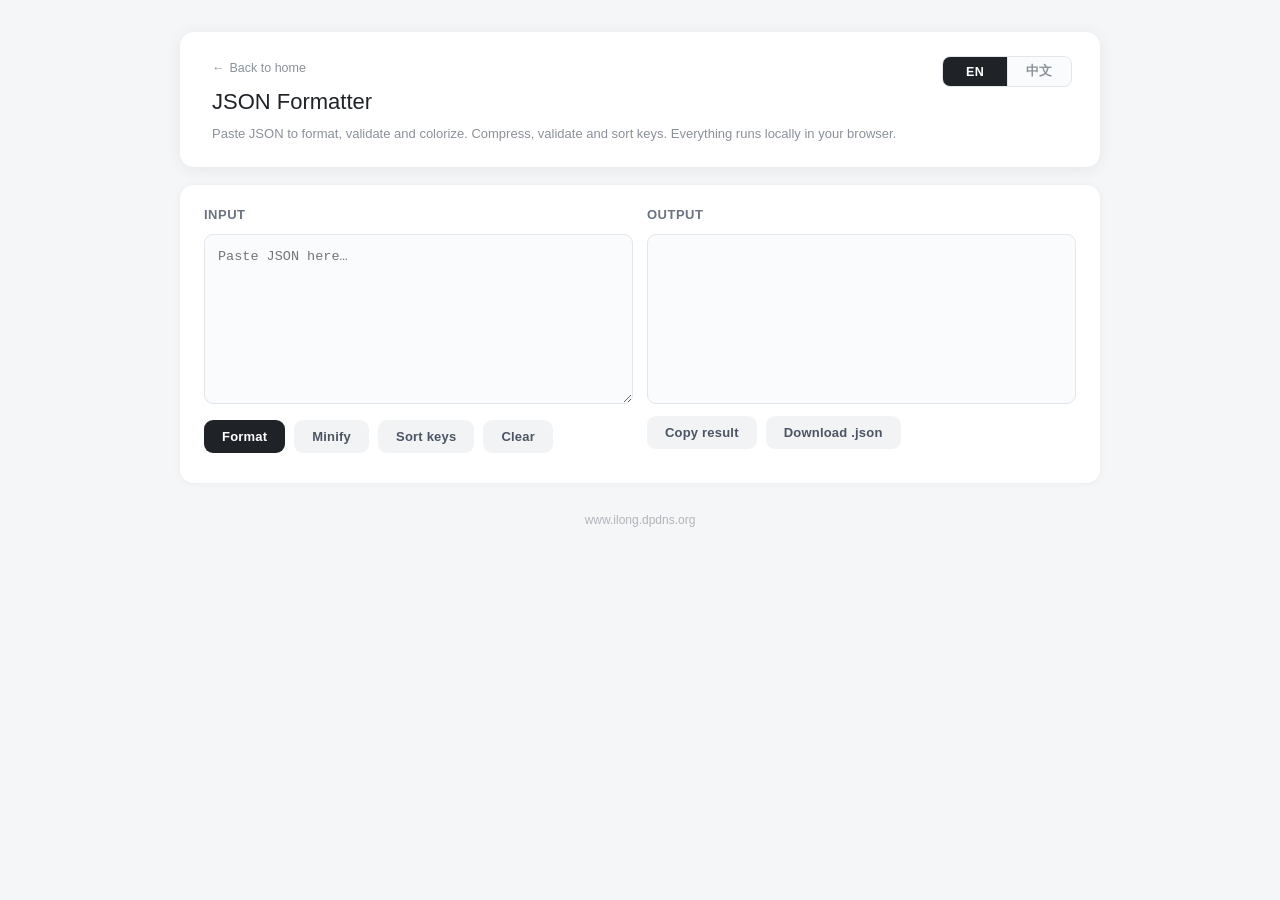
<file: tool-json.html>
<!DOCTYPE html>
<html lang="zh-CN"><head><meta charset="utf-8">
<meta name="viewport" content="width=device-width,initial-scale=1">
<title>JSON Formatter · iLONG</title>
<link rel="icon" href="data:image/svg+xml,%3Csvg%20xmlns%3D%22http%3A%2F%2Fwww.w3.org%2F2000%2Fsvg%22%20viewBox%3D%220%200%20100%20100%22%3E%3Ctext%20y%3D%22.9em%22%20font-size%3D%2290%22%3E%F0%9F%8D%89%3C%2Ftext%3E%3C%2Fsvg%3E">
<meta name="robots" content="noindex,nofollow">
<link rel="stylesheet" href="tools.css">
<style>
.jk{color:#0550ae}
.js{color:#0a7d3e}
.jn{color:#b45309}
.jb{color:#8250df}
.jp{color:#6b7280}
</style>
</head><body>
<div class="wrap">

  <div class="hd">
    <div class="lang">
      <button type="button" data-lang="en" class="on">EN</button>
      <button type="button" data-lang="zh">中文</button>
    </div>
    <a class="back" href="index.html">← <span data-zh="返回首页" data-en="Back to home">返回首页</span></a>
    <h1 data-zh="JSON 格式化" data-en="JSON Formatter">JSON 格式化</h1>
    <div class="desc" data-zh="粘贴 JSON，自动展开缩进与语法着色。支持压缩、校验、排序键名。全部在浏览器本地完成。" data-en="Paste JSON to format, validate and colorize. Compress, validate and sort keys. Everything runs locally in your browser.">粘贴 JSON，自动展开缩进与语法着色。支持压缩、校验、排序键名。全部在浏览器本地完成。</div>
  </div>

  <div class="panel">
    <div class="two">
      <div>
        <h3 data-zh="输入" data-en="Input">输入</h3>
        <textarea id="in" spellcheck="false" data-ph-zh="在此粘贴 JSON…" data-ph-en="Paste JSON here…"></textarea>
        <div class="btns">
          <button class="btn primary" id="fmt" data-zh="格式化" data-en="Format">格式化</button>
          <button class="btn ghost" id="min" data-zh="压缩" data-en="Minify">压缩</button>
          <button class="btn ghost" id="sort" data-zh="排序键名" data-en="Sort keys">排序键名</button>
          <button class="btn ghost" id="clr" data-zh="清空" data-en="Clear">清空</button>
        </div>
      </div>
      <div>
        <h3 data-zh="结果" data-en="Output">结果</h3>
        <div class="out" id="out"></div>
        <div class="btns">
          <button class="btn ghost" id="cp" data-zh="复制结果" data-en="Copy result">复制结果</button>
          <button class="btn ghost" id="dl" data-zh="下载 .json" data-en="Download .json">下载 .json</button>
        </div>
      </div>
    </div>
    <div class="hint" id="msg"></div>
  </div>

  <div class="ft"><a href="index.html">www.ilong.dpdns.org</a></div>
</div>

<script src="tools.js"></script>
<script>
(function(){
  var $ = function(id){ return document.getElementById(id); };
  var T = window.IlongTools;
  var lastResult = "";

  function escapeHtml(s){
    return String(s).replace(/&/g,"&amp;").replace(/</g,"&lt;").replace(/>/g,"&gt;");
  }

  // 带语法着色的 JSON 渲染
  function highlight(json){
    var out = "";
    var re = /("(?:\\.|[^"\\])*")(\s*:)?|\b(true|false|null)\b|(-?\d+(?:\.\d+)?(?:[eE][+-]?\d+)?)/g;
    var last = 0, m;
    while ((m = re.exec(json)) !== null){
      out += escapeHtml(json.slice(last, m.index));
      if (m[1] !== undefined){
        if (m[2] !== undefined){
          out += '<span class="jk">' + escapeHtml(m[1]) + '</span>' + '<span class="jp">' + escapeHtml(m[2]) + '</span>';
        } else {
          out += '<span class="js">' + escapeHtml(m[1]) + '</span>';
        }
      } else if (m[3] !== undefined){
        out += '<span class="jb">' + escapeHtml(m[3]) + '</span>';
      } else if (m[4] !== undefined){
        out += '<span class="jn">' + escapeHtml(m[4]) + '</span>';
      }
      last = re.lastIndex;
    }
    out += escapeHtml(json.slice(last));
    return out;
  }

  function show(text, isErr){
    var o = $("out");
    if (isErr){
      o.innerHTML = '<span class="err">' + escapeHtml(text) + '</span>';
      lastResult = "";
    } else {
      o.innerHTML = highlight(text);
      lastResult = text;
    }
  }

  function parse(){
    var raw = $("in").value.trim();
    if (!raw){ $("msg").textContent = ""; return null; }
    try {
      return { data: JSON.parse(raw), raw: raw };
    } catch(e){
      show("JSON 解析失败：" + e.message, true);
      $("msg").innerHTML = '<span class="err">' + escapeHtml(e.message) + '</span>';
      return null;
    }
  }

  function fmt(){
    var p = parse(); if (!p) return;
    var s = JSON.stringify(p.data, null, 2);
    show(s);
    var lines = s.split("\n").length;
    $("msg").innerHTML = '<span class="ok">✓ ' +
      (T.lang() === "zh" ? ("格式化成功，" + lines + " 行，" + s.length + " 字符") :
                           ("Formatted — " + lines + " lines, " + s.length + " chars")) + '</span>';
  }

  function minify(){
    var p = parse(); if (!p) return;
    var s = JSON.stringify(p.data);
    show(s);
    $("msg").innerHTML = '<span class="ok">✓ ' +
      (T.lang() === "zh" ? ("压缩完成，" + s.length + " 字符（原 " + p.raw.length + "）") :
                           ("Minified — " + s.length + " chars (was " + p.raw.length + ")")) + '</span>';
  }

  function sortKeys(){
    var p = parse(); if (!p) return;
    function walk(v){
      if (Array.isArray(v)) return v.map(walk);
      if (v && typeof v === "object"){
        var o = {};
        Object.keys(v).sort().forEach(function(k){ o[k] = walk(v[k]); });
        return o;
      }
      return v;
    }
    var s = JSON.stringify(walk(p.data), null, 2);
    show(s);
    $("msg").innerHTML = '<span class="ok">✓ ' +
      (T.lang() === "zh" ? "键名已按字母排序" : "Keys sorted alphabetically") + '</span>';
  }

  $("fmt").addEventListener("click", fmt);
  $("min").addEventListener("click", minify);
  $("sort").addEventListener("click", sortKeys);
  $("clr").addEventListener("click", function(){ $("in").value = ""; show(""); $("msg").textContent = ""; });
  $("cp").addEventListener("click", function(){
    if (!lastResult){ $("msg").innerHTML = '<span class="err">' + (T.lang()==="zh"?"没有可复制的内容":"Nothing to copy") + '</span>'; return; }
    T.copy(lastResult, this);
  });
  $("dl").addEventListener("click", function(){
    if (!lastResult){ $("msg").innerHTML = '<span class="err">' + (T.lang()==="zh"?"没有可下载的内容":"Nothing to download") + '</span>'; return; }
    T.download(lastResult, "data.json", "application/json;charset=utf-8");
  });

  // Ctrl+Enter 快速格式化
  $("in").addEventListener("keydown", function(e){
    if ((e.ctrlKey || e.metaKey) && e.key === "Enter"){ e.preventDefault(); fmt(); }
  });

  window.onLangChange = function(){ $("msg").textContent = ""; };
})();
</script>
</body></html>
</file>
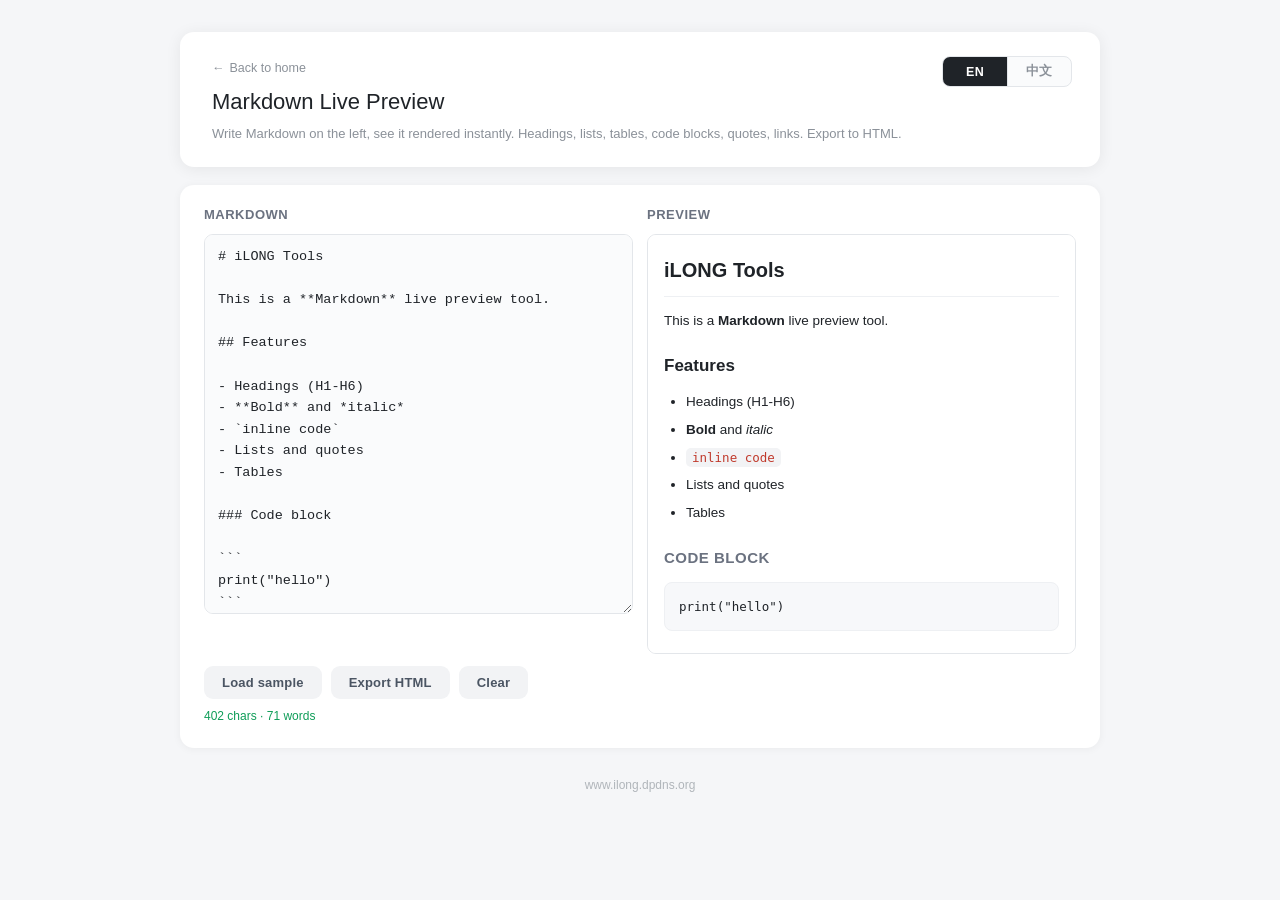
<file: tool-markdown.html>
<!DOCTYPE html>
<html lang="zh-CN"><head><meta charset="utf-8">
<meta name="viewport" content="width=device-width,initial-scale=1">
<title>Markdown Preview · iLONG</title>
<link rel="icon" href="data:image/svg+xml,%3Csvg%20xmlns%3D%22http%3A%2F%2Fwww.w3.org%2F2000%2Fsvg%22%20viewBox%3D%220%200%20100%20100%22%3E%3Ctext%20y%3D%22.9em%22%20font-size%3D%2290%22%3E%F0%9F%8D%89%3C%2Ftext%3E%3C%2Fsvg%3E">
<meta name="robots" content="noindex,nofollow">
<link rel="stylesheet" href="tools.css">
</head><body>
<div class="wrap">

  <div class="hd">
    <div class="lang">
      <button type="button" data-lang="en" class="on">EN</button>
      <button type="button" data-lang="zh">中文</button>
    </div>
    <a class="back" href="index.html">← <span data-zh="返回首页" data-en="Back to home">返回首页</span></a>
    <h1 data-zh="Markdown 实时预览" data-en="Markdown Live Preview">Markdown 实时预览</h1>
    <div class="desc" data-zh="左边写 Markdown，右边即时渲染。支持标题、列表、表格、代码块、引用、链接。可导出 HTML。" data-en="Write Markdown on the left, see it rendered instantly. Headings, lists, tables, code blocks, quotes, links. Export to HTML.">左边写 Markdown，右边即时渲染。支持标题、列表、表格、代码块、引用、链接。可导出 HTML。</div>
  </div>

  <div class="panel">
    <div class="two">
      <div>
        <h3 data-zh="Markdown" data-en="Markdown">Markdown</h3>
        <textarea id="in" spellcheck="false" style="min-height:380px" data-ph-zh="在此输入 Markdown…" data-ph-en="Type Markdown here…"></textarea>
      </div>
      <div>
        <h3 data-zh="预览" data-en="Preview">预览</h3>
        <div class="md" id="out" style="min-height:380px"></div>
      </div>
    </div>
    <div class="btns">
      <button class="btn ghost" id="sample" data-zh="载入示例" data-en="Load sample">载入示例</button>
      <button class="btn ghost" id="dlhtml" data-zh="导出 HTML" data-en="Export HTML">导出 HTML</button>
      <button class="btn ghost" id="clr" data-zh="清空" data-en="Clear">清空</button>
    </div>
    <div class="hint" id="msg"></div>
  </div>

  <div class="ft"><a href="index.html">www.ilong.dpdns.org</a></div>
</div>

<script src="tools.js"></script>
<script>
(function(){
  var $ = function(id){ return document.getElementById(id); };
  var T = window.IlongTools;

  function esc(s){
    return String(s).replace(/&/g,"&amp;").replace(/</g,"&lt;").replace(/>/g,"&gt;");
  }

  // 行内：代码 → 粗体 → 斜体 → 链接
  function inline(s){
    var codes = [];
    s = s.replace(/`([^`]+)`/g, function(_, c){
      codes.push(c);
      return "\u0000C" + (codes.length - 1) + "\u0000";
    });
    s = esc(s);
    s = s.replace(/\*\*([^*]+)\*\*/g, "<strong>$1</strong>");
    s = s.replace(/(^|[^*])\*([^*]+)\*/g, "$1<em>$2</em>");
    s = s.replace(/\[([^\]]+)\]\(([^)]+)\)/g, function(_, text, href){
      var safe = /^(https?:|mailto:|#|\/|\.)/i.test(href) ? href : "#";
      return '<a href="' + safe.replace(/"/g,"&quot;") + '" target="_blank" rel="noopener">' + text + '</a>';
    });
    s = s.replace(/\u0000C(\d+)\u0000/g, function(_, i){ return "<code>" + esc(codes[+i]) + "</code>"; });
    return s;
  }

  function render(md){
    var lines = md.replace(/\r\n/g, "\n").split("\n");
    var html = [];
    var i = 0;

    function isTableSep(s){ return /^\s*\|?[\s:|-]+\|[\s:|-]*$/.test(s) && s.indexOf("-") >= 0; }

    while (i < lines.length){
      var line = lines[i];

      // 代码块
      if (/^```/.test(line)){
        var buf = [];
        i++;
        while (i < lines.length && !/^```/.test(lines[i])){ buf.push(lines[i]); i++; }
        i++;
        html.push("<pre><code>" + esc(buf.join("\n")) + "</code></pre>");
        continue;
      }

      // 空行
      if (!line.trim()){ i++; continue; }

      // 水平线
      if (/^\s*(\*{3,}|-{3,}|_{3,})\s*$/.test(line)){ html.push("<hr>"); i++; continue; }

      // 标题
      var m = line.match(/^(#{1,6})\s+(.*)$/);
      if (m){
        var lv = m[1].length;
        html.push("<h" + lv + ">" + inline(m[2]) + "</h" + lv + ">");
        i++;
        continue;
      }

      // 表格
      if (line.indexOf("|") >= 0 && i + 1 < lines.length && isTableSep(lines[i+1])){
        var heads = line.replace(/^\s*\|/, "").replace(/\|\s*$/, "").split("|");
        i += 2;
        var rows = [];
        while (i < lines.length && lines[i].indexOf("|") >= 0 && lines[i].trim()){
          rows.push(lines[i].replace(/^\s*\|/, "").replace(/\|\s*$/, "").split("|"));
          i++;
        }
        var th = "<tr>" + heads.map(function(h){ return "<th>" + inline(h.trim()) + "</th>"; }).join("") + "</tr>";
        var tb = rows.map(function(r){
          return "<tr>" + r.map(function(c){ return "<td>" + inline(c.trim()) + "</td>"; }).join("") + "</tr>";
        }).join("");
        html.push("<table>" + th + tb + "</table>");
        continue;
      }

      // 引用
      if (/^\s*>/.test(line)){
        var q = [];
        while (i < lines.length && /^\s*>/.test(lines[i])){
          q.push(lines[i].replace(/^\s*>\s?/, ""));
          i++;
        }
        html.push("<blockquote>" + inline(q.join(" ")) + "</blockquote>");
        continue;
      }

      // 无序列表
      if (/^\s*[-*+]\s+/.test(line)){
        var ul = [];
        while (i < lines.length && /^\s*[-*+]\s+/.test(lines[i])){
          ul.push("<li>" + inline(lines[i].replace(/^\s*[-*+]\s+/, "")) + "</li>");
          i++;
        }
        html.push("<ul>" + ul.join("") + "</ul>");
        continue;
      }

      // 有序列表
      if (/^\s*\d+\.\s+/.test(line)){
        var ol = [];
        while (i < lines.length && /^\s*\d+\.\s+/.test(lines[i])){
          ol.push("<li>" + inline(lines[i].replace(/^\s*\d+\.\s+/, "")) + "</li>");
          i++;
        }
        html.push("<ol>" + ol.join("") + "</ol>");
        continue;
      }

      // 普通段落
      var p = [];
      while (i < lines.length && lines[i].trim() &&
             !/^(#{1,6}\s|```|\s*>|\s*[-*+]\s|\s*\d+\.\s)/.test(lines[i])){
        p.push(inline(lines[i]));
        i++;
        if (i < lines.length && /^\s*(\*{3,}|-{3,}|_{3,})\s*$/.test(lines[i])) break;
      }
      if (p.length) html.push("<p>" + p.join("<br>") + "</p>");
    }
    return html.join("\n");
  }

  function update(){
    var md = $("in").value;
    $("out").innerHTML = md.trim() ? render(md) : "";
    var chars = md.length;
    var words = md.trim() ? md.trim().split(/\s+/).length : 0;
    $("msg").innerHTML = '<span class="ok">' + (T.lang()==="zh"
      ? (chars + " 字符 · " + words + " 段词")
      : (chars + " chars · " + words + " words")) + '</span>';
  }

  var SAMPLE_ZH = "# iLONG 工具集\n\n这是一个 **Markdown** 实时预览工具。\n\n## 支持的功能\n\n- 标题（H1-H6）\n- **粗体** 与 *斜体*\n- `行内代码`\n- 列表与引用\n- 表格\n\n### 代码块\n\n```\nprint(\"hello\")\n```\n\n### 表格示例\n\n| 工具 | 状态 |\n|---|---|\n| JSON 格式化 | 已完成 |\n| Base64 | 已完成 |\n\n> 所有处理都在浏览器本地完成，数据不会上传。\n\n---\n\n链接示例：[返回首页](index.html)\n";

  var SAMPLE_EN = "# iLONG Tools\n\nThis is a **Markdown** live preview tool.\n\n## Features\n\n- Headings (H1-H6)\n- **Bold** and *italic*\n- `inline code`\n- Lists and quotes\n- Tables\n\n### Code block\n\n```\nprint(\"hello\")\n```\n\n### Table example\n\n| Tool | Status |\n|---|---|\n| JSON Formatter | Done |\n| Base64 | Done |\n\n> Everything runs locally in your browser. No data is uploaded.\n\n---\n\nLink example: [Back to home](index.html)\n";

  $("in").addEventListener("input", update);
  $("clr").addEventListener("click", function(){ $("in").value = ""; update(); });
  $("sample").addEventListener("click", function(){
    $("in").value = T.lang() === "zh" ? SAMPLE_ZH : SAMPLE_EN;
    update();
  });
  $("dlhtml").addEventListener("click", function(){
    var body = $("out").innerHTML;
    var doc = '<!DOCTYPE html>\n<html><head><meta charset="utf-8"><title>Markdown Export</title>\n' +
      '<style>body{font-family:-apple-system,"Segoe UI","Microsoft YaHei",sans-serif;max-width:760px;margin:40px auto;padding:0 20px;line-height:1.75;color:#1f2328}' +
      'h1,h2{border-bottom:1px solid #eee;padding-bottom:.3em}' +
      'code{background:#f2f3f5;padding:2px 6px;border-radius:4px;font-family:Consolas,monospace}' +
      'pre{background:#f7f8fa;padding:14px;border-radius:8px;overflow:auto}pre code{background:none;padding:0}' +
      'blockquote{border-left:3px solid #ddd;padding-left:14px;color:#666;margin-left:0}' +
      'table{border-collapse:collapse}th,td{border:1px solid #ddd;padding:7px 12px}th{background:#fafafa}' +
      '</style></head><body>\n' + body + '\n</body></html>';
    T.download(doc, "markdown.html", "text/html;charset=utf-8");
  });

  window.onLangChange = function(){ update(); };

  $("in").value = SAMPLE_EN;
  update();
})();
</script>
</body></html>
</file>
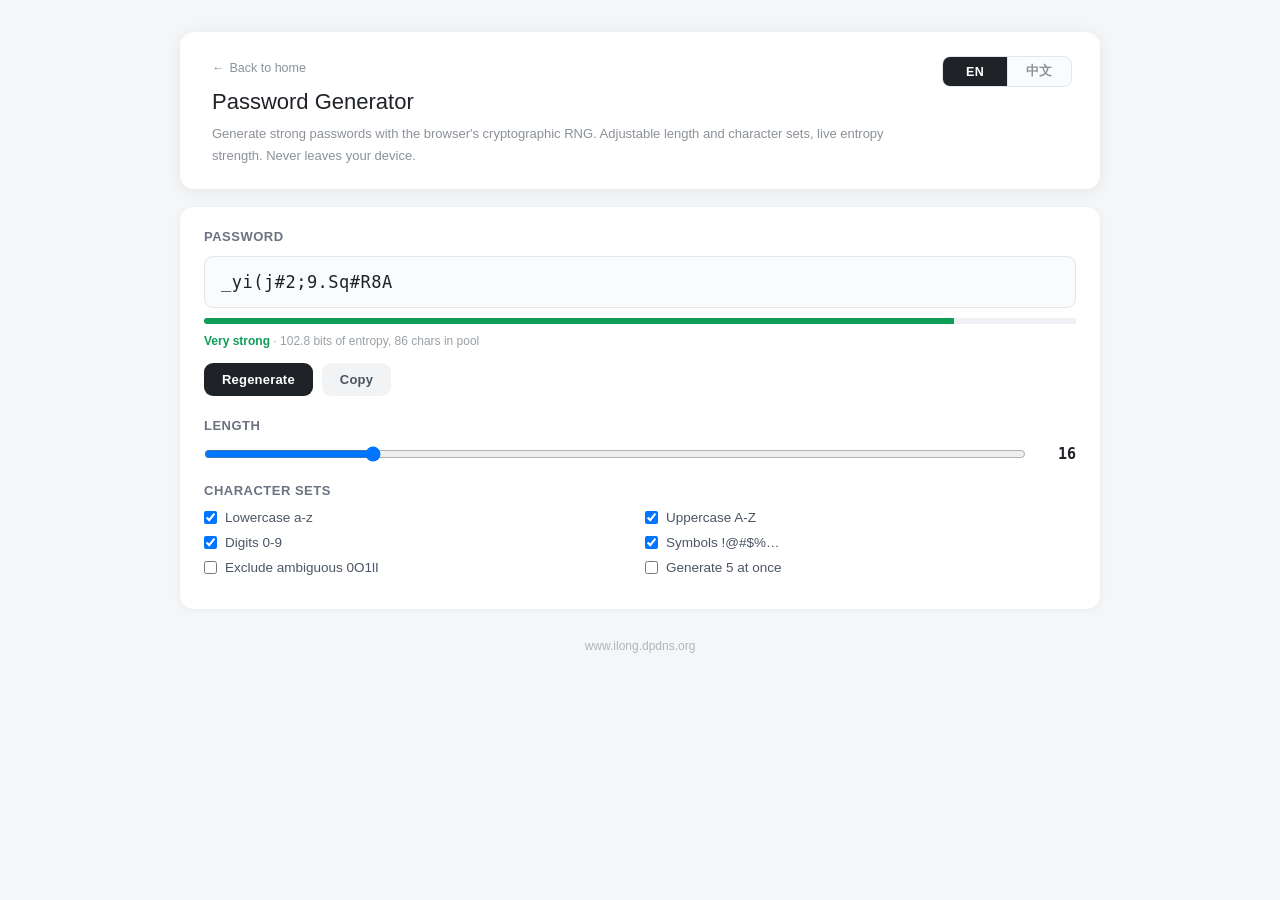
<file: tool-password.html>
<!DOCTYPE html>
<html lang="zh-CN"><head><meta charset="utf-8">
<meta name="viewport" content="width=device-width,initial-scale=1">
<title>Password Generator · iLONG</title>
<link rel="icon" href="data:image/svg+xml,%3Csvg%20xmlns%3D%22http%3A%2F%2Fwww.w3.org%2F2000%2Fsvg%22%20viewBox%3D%220%200%20100%20100%22%3E%3Ctext%20y%3D%22.9em%22%20font-size%3D%2290%22%3E%F0%9F%8D%89%3C%2Ftext%3E%3C%2Fsvg%3E">
<meta name="robots" content="noindex,nofollow">
<link rel="stylesheet" href="tools.css">
</head><body>
<div class="wrap">

  <div class="hd">
    <div class="lang">
      <button type="button" data-lang="en" class="on">EN</button>
      <button type="button" data-lang="zh">中文</button>
    </div>
    <a class="back" href="index.html">← <span data-zh="返回首页" data-en="Back to home">返回首页</span></a>
    <h1 data-zh="随机密码生成" data-en="Password Generator">随机密码生成</h1>
    <div class="desc" data-zh="使用浏览器加密随机源生成强密码，可选长度与字符类型，实时显示熵值强度。密码不会离开本机。" data-en="Generate strong passwords with the browser's cryptographic RNG. Adjustable length and character sets, live entropy strength. Never leaves your device.">使用浏览器加密随机源生成强密码，可选长度与字符类型，实时显示熵值强度。密码不会离开本机。</div>
  </div>

  <div class="panel">
    <h3 data-zh="密码" data-en="Password">密码</h3>
    <div class="pwdout" id="pwd">—</div>
    <div class="bar"><i id="bar"></i></div>
    <div class="hint" id="strength"></div>

    <div class="btns">
      <button class="btn primary" id="gen" data-zh="重新生成" data-en="Regenerate">重新生成</button>
      <button class="btn ghost" id="cp" data-zh="复制" data-en="Copy">复制</button>
    </div>

    <h3 style="margin-top:22px" data-zh="长度" data-en="Length">长度</h3>
    <div style="display:flex;gap:14px;align-items:center">
      <input type="range" id="len" min="4" max="64" value="16" style="flex:1;cursor:pointer">
      <b id="lenv" style="font-family:Consolas,monospace;font-size:15px;min-width:36px;text-align:right">16</b>
    </div>

    <h3 style="margin-top:20px" data-zh="字符类型" data-en="Character sets">字符类型</h3>
    <div style="display:grid;grid-template-columns:repeat(2,1fr);gap:10px">
      <label style="display:flex;align-items:center;gap:8px;font-size:13.5px;color:#4b5563;cursor:pointer">
        <input type="checkbox" id="c-lower" checked style="width:auto;cursor:pointer">
        <span data-zh="小写字母 a-z" data-en="Lowercase a-z">小写字母 a-z</span>
      </label>
      <label style="display:flex;align-items:center;gap:8px;font-size:13.5px;color:#4b5563;cursor:pointer">
        <input type="checkbox" id="c-upper" checked style="width:auto;cursor:pointer">
        <span data-zh="大写字母 A-Z" data-en="Uppercase A-Z">大写字母 A-Z</span>
      </label>
      <label style="display:flex;align-items:center;gap:8px;font-size:13.5px;color:#4b5563;cursor:pointer">
        <input type="checkbox" id="c-digit" checked style="width:auto;cursor:pointer">
        <span data-zh="数字 0-9" data-en="Digits 0-9">数字 0-9</span>
      </label>
      <label style="display:flex;align-items:center;gap:8px;font-size:13.5px;color:#4b5563;cursor:pointer">
        <input type="checkbox" id="c-sym" checked style="width:auto;cursor:pointer">
        <span data-zh="符号 !@#$%…" data-en="Symbols !@#$%…">符号 !@#$%…</span>
      </label>
      <label style="display:flex;align-items:center;gap:8px;font-size:13.5px;color:#4b5563;cursor:pointer">
        <input type="checkbox" id="c-amb" style="width:auto;cursor:pointer">
        <span data-zh="排除易混字符 0O1lI" data-en="Exclude ambiguous 0O1lI">排除易混字符 0O1lI</span>
      </label>
      <label style="display:flex;align-items:center;gap:8px;font-size:13.5px;color:#4b5563;cursor:pointer">
        <input type="checkbox" id="c-multi" style="width:auto;cursor:pointer">
        <span data-zh="一次生成 5 条" data-en="Generate 5 at once">一次生成 5 条</span>
      </label>
    </div>

    <div class="hint" id="extra" style="margin-top:12px"></div>
    <div class="panel" id="listbox" style="display:none;margin:14px 0 0;padding:14px 16px;box-shadow:none;border:1px solid #eef0f3"></div>
  </div>

  <div class="ft"><a href="index.html">www.ilong.dpdns.org</a></div>
</div>

<script src="tools.js"></script>
<script>
(function(){
  var $ = function(id){ return document.getElementById(id); };
  var T = window.IlongTools;
  var current = [];

  var SETS = {
    lower: "abcdefghijklmnopqrstuvwxyz",
    upper: "ABCDEFGHIJKLMNOPQRSTUVWXYZ",
    digit: "0123456789",
    sym:   "!@#$%^&*()-_=+[]{};:,.?/",
    amb:   "0O1lI|`'\""
  };

  function picked(){
    var s = "";
    if ($("c-lower").checked) s += SETS.lower;
    if ($("c-upper").checked) s += SETS.upper;
    if ($("c-digit").checked) s += SETS.digit;
    if ($("c-sym").checked)   s += SETS.sym;
    if ($("c-amb").checked){
      var bad = SETS.amb.split("");
      s = s.split("").filter(function(ch){ return bad.indexOf(ch) < 0; }).join("");
    }
    return s;
  }

  // 无偏随机整数（拒绝采样）
  function randInt(max){
    var limit = Math.floor(0xFFFFFFFF / max) * max;
    var arr = new Uint32Array(1);
    var v;
    do { crypto.getRandomValues(arr); v = arr[0]; } while (v >= limit);
    return v % max;
  }

  function makeOne(pool, len){
    var out = "";
    for (var i = 0; i < len; i++) out += pool[randInt(pool.length)];
    return out;
  }

  function entropy(poolSize, len){
    return Math.round(len * Math.log2(poolSize) * 10) / 10;
  }

  function barFor(bits){
    if (bits < 40) return { w: 22, c: "#c0392b", l: T.lang()==="zh" ? "弱" : "Weak" };
    if (bits < 60) return { w: 44, c: "#d68910", l: T.lang()==="zh" ? "中" : "Fair" };
    if (bits < 80) return { w: 68, c: "#2e86de", l: T.lang()==="zh" ? "强" : "Strong" };
    if (bits < 120) return { w: 86, c: "#0f9d58", l: T.lang()==="zh" ? "很强" : "Very strong" };
    return { w: 100, c: "#0b7a43", l: T.lang()==="zh" ? "极强" : "Excellent" };
  }

  function generate(){
    var pool = picked();
    var len = parseInt($("len").value, 10);
    $("lenv").textContent = len;

    if (!pool){
      $("pwd").textContent = "—";
      $("strength").innerHTML = '<span class="err">' + (T.lang()==="zh"?"请至少勾选一种字符类型":"Select at least one character set") + '</span>';
      $("bar").style.width = "0%";
      $("listbox").style.display = "none";
      current = [];
      return;
    }

    var bits = entropy(pool.length, len);
    var b = barFor(bits);
    $("bar").style.width = b.w + "%";
    $("bar").style.background = b.c;
    $("strength").innerHTML = '<span style="color:' + b.c + ';font-weight:600">' + b.l + '</span> · ' +
      (T.lang()==="zh" ? ("熵 " + bits + " 比特，" + pool.length + " 种字符可选")
                       : (bits + " bits of entropy, " + pool.length + " chars in pool"));

    var multi = $("c-multi").checked;
    if (multi){
      current = [];
      var rows = "";
      for (var i = 0; i < 5; i++){
        var p = makeOne(pool, len);
        current.push(p);
        rows += '<div class="colrow" style="margin-bottom:6px"><b style="font-size:13px;letter-spacing:.3px">' + p +
                '</b><button data-i="' + i + '" data-zh="复制" data-en="Copy">' +
                (T.lang()==="zh"?"复制":"Copy") + '</button></div>';
      }
      $("listbox").innerHTML = rows;
      $("listbox").style.display = "block";
      $("pwd").textContent = current[0];
    } else {
      $("listbox").style.display = "none";
      current = [makeOne(pool, len)];
      $("pwd").textContent = current[0];
    }
  }

  $("gen").addEventListener("click", generate);
  $("len").addEventListener("input", function(){ $("lenv").textContent = this.value; generate(); });
  ["c-lower","c-upper","c-digit","c-sym","c-amb","c-multi"].forEach(function(id){
    $(id).addEventListener("change", generate);
  });

  $("cp").addEventListener("click", function(){
    if (!current.length || $("pwd").textContent === "—") return;
    T.copy($("pwd").textContent, this);
  });

  document.addEventListener("click", function(e){
    var b = e.target.closest ? e.target.closest("[data-i]") : null;
    if (!b) return;
    var i = parseInt(b.getAttribute("data-i"), 10);
    if (current[i]) T.copy(current[i], b);
  });

  window.onLangChange = function(){ generate(); };
  generate();
})();
</script>
</body></html>
</file>
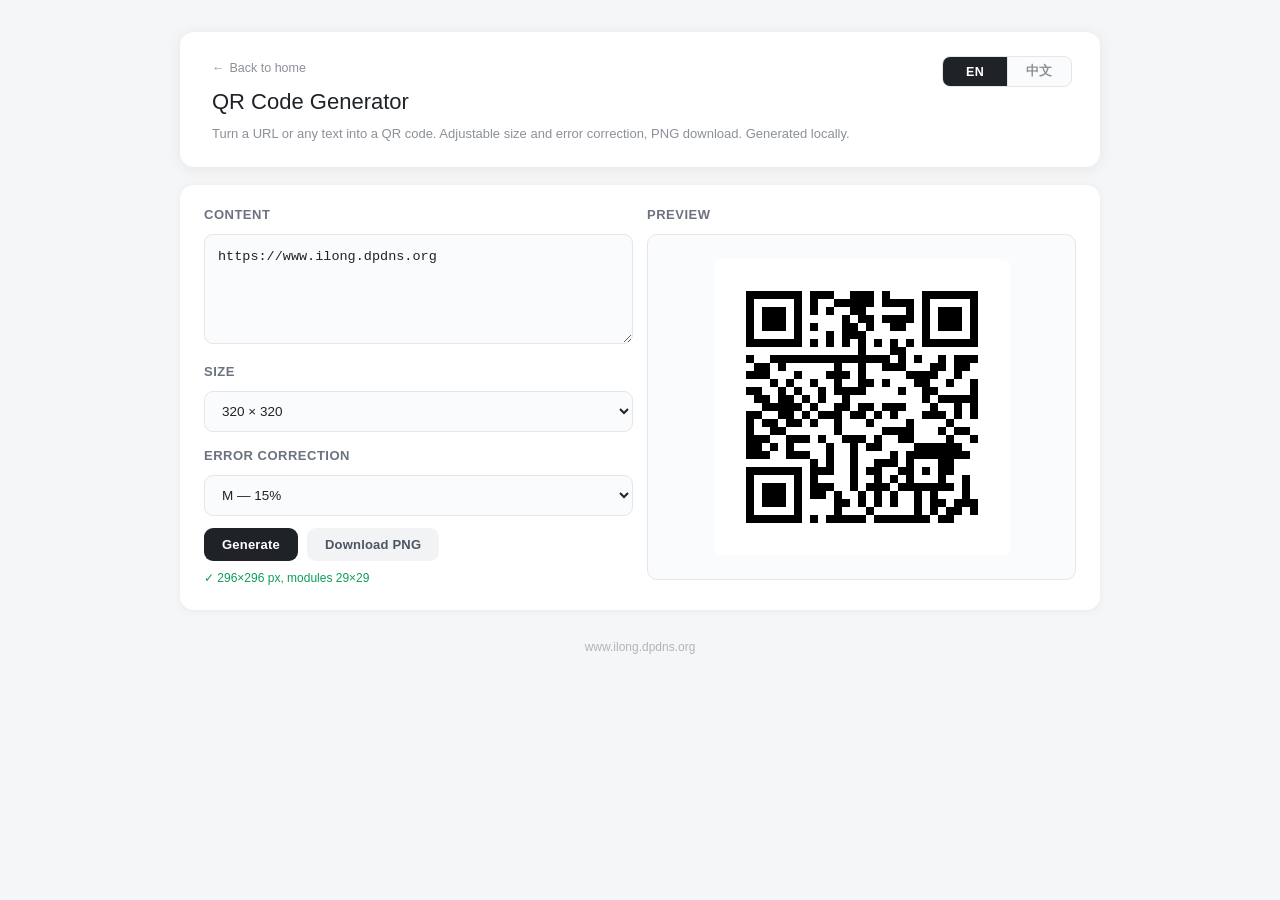
<file: tool-qr.html>
<!DOCTYPE html>
<html lang="zh-CN"><head><meta charset="utf-8">
<meta name="viewport" content="width=device-width,initial-scale=1">
<title>QR Code · iLONG</title>
<link rel="icon" href="data:image/svg+xml,%3Csvg%20xmlns%3D%22http%3A%2F%2Fwww.w3.org%2F2000%2Fsvg%22%20viewBox%3D%220%200%20100%20100%22%3E%3Ctext%20y%3D%22.9em%22%20font-size%3D%2290%22%3E%F0%9F%8D%89%3C%2Ftext%3E%3C%2Fsvg%3E">
<meta name="robots" content="noindex,nofollow">
<link rel="stylesheet" href="tools.css">
</head><body>
<div class="wrap">

  <div class="hd">
    <div class="lang">
      <button type="button" data-lang="en" class="on">EN</button>
      <button type="button" data-lang="zh">中文</button>
    </div>
    <a class="back" href="index.html">← <span data-zh="返回首页" data-en="Back to home">返回首页</span></a>
    <h1 data-zh="二维码生成" data-en="QR Code Generator">二维码生成</h1>
    <div class="desc" data-zh="把网址或任意文字生成二维码，可调尺寸与纠错级别，支持下载 PNG。全部在浏览器本地生成。" data-en="Turn a URL or any text into a QR code. Adjustable size and error correction, PNG download. Generated locally.">把网址或任意文字生成二维码，可调尺寸与纠错级别，支持下载 PNG。全部在浏览器本地生成。</div>
  </div>

  <div class="panel">
    <div class="two">
      <div>
        <h3 data-zh="内容" data-en="Content">内容</h3>
        <textarea id="in" spellcheck="false" style="min-height:110px" data-ph-zh="输入网址或文字，如 https://www.ilong.dpdns.org" data-ph-en="Enter a URL or text, e.g. https://www.ilong.dpdns.org">https://www.ilong.dpdns.org</textarea>

        <h3 style="margin-top:16px" data-zh="尺寸" data-en="Size">尺寸</h3>
        <select id="size">
          <option value="256">256 × 256</option>
          <option value="320" selected>320 × 320</option>
          <option value="480">480 × 480</option>
          <option value="640">640 × 640</option>
          <option value="900">900 × 900</option>
        </select>

        <h3 style="margin-top:16px" data-zh="纠错级别" data-en="Error correction">纠错级别</h3>
        <select id="ec">
          <option value="L">L — 7%</option>
          <option value="M" selected>M — 15%</option>
          <option value="Q">Q — 25%</option>
          <option value="H">H — 30%</option>
        </select>

        <div class="btns">
          <button class="btn primary" id="gen" data-zh="生成二维码" data-en="Generate">生成二维码</button>
          <button class="btn ghost" id="dl" data-zh="下载 PNG" data-en="Download PNG">下载 PNG</button>
        </div>
        <div class="hint" id="msg"></div>
      </div>
      <div>
        <h3 data-zh="预览" data-en="Preview">预览</h3>
        <div class="qrbox" id="box"><span class="qrempty" data-zh="点击左侧「生成二维码」" data-en="Click “Generate” on the left">点击左侧「生成二维码」</span></div>
      </div>
    </div>
  </div>

  <div class="ft"><a href="index.html">www.ilong.dpdns.org</a></div>
</div>

<script src="tools.js"></script>
<script src="qrcode.min.js"></script>
<script>
(function(){
  var $ = function(id){ return document.getElementById(id); };
  var T = window.IlongTools;
  var currentCanvas = null;

  function clearBox(){
    var b = $("box");
    b.innerHTML = '<span class="qrempty">' + (T.lang()==="zh"?"点击左侧「生成二维码」":"Click “Generate” on the left") + '</span>';
    currentCanvas = null;
  }

  function generate(){
    var text = $("in").value;
    if (!text){ clearBox(); $("msg").innerHTML = '<span class="err">' + (T.lang()==="zh"?"请输入内容":"Please enter content") + '</span>'; return; }
    var px = parseInt($("size").value, 10);
    var ec = $("ec").value;

    try {
      var qr = qrcode(0, ec);
      qr.addData(text);
      qr.make();

      var modCount = qr.getModuleCount();
      var quiet = 4; // 静区，单位模块
      var total = modCount + quiet * 2;
      var cell = Math.floor(px / total);
      if (cell < 2) cell = 2;
      var realSize = cell * total;

      var cv = document.createElement("canvas");
      cv.width = realSize; cv.height = realSize;
      var ctx = cv.getContext("2d");
      ctx.fillStyle = "#ffffff";
      ctx.fillRect(0, 0, realSize, realSize);
      ctx.fillStyle = "#000000";
      for (var r = 0; r < modCount; r++){
        for (var c = 0; c < modCount; c++){
          if (qr.isDark(r, c)){
            ctx.fillRect((c + quiet) * cell, (r + quiet) * cell, cell, cell);
          }
        }
      }

      var b = $("box");
      b.innerHTML = "";
      b.appendChild(cv);
      currentCanvas = cv;

      $("msg").innerHTML = '<span class="ok">✓ ' + (T.lang()==="zh"
        ? ("已生成 " + realSize + "×" + realSize + " px，模块 " + modCount + "×" + modCount)
        : (realSize + "×" + realSize + " px, modules " + modCount + "×" + modCount)) + '</span>';
    } catch(e){
      clearBox();
      $("msg").innerHTML = '<span class="err">' + (T.lang()==="zh"?"生成失败：内容过长，请缩短或降低纠错级别":"Failed: content too long, shorten it or lower error correction") + '</span>';
    }
  }

  $("gen").addEventListener("click", generate);
  $("dl").addEventListener("click", function(){
    if (!currentCanvas){ $("msg").innerHTML = '<span class="err">' + (T.lang()==="zh"?"请先生成二维码":"Generate a code first") + '</span>'; return; }
    var url = currentCanvas.toDataURL("image/png");
    var a = document.createElement("a");
    a.href = url; a.download = "qrcode.png";
    document.body.appendChild(a); a.click(); document.body.removeChild(a);
  });

  // 首次进入自动生成
  window.onLangChange = function(){
    if (currentCanvas) return;
    clearBox();
  };

  window.addEventListener("load", function(){
    clearBox();
    generate();
  });
})();
</script>
</body></html>
</file>
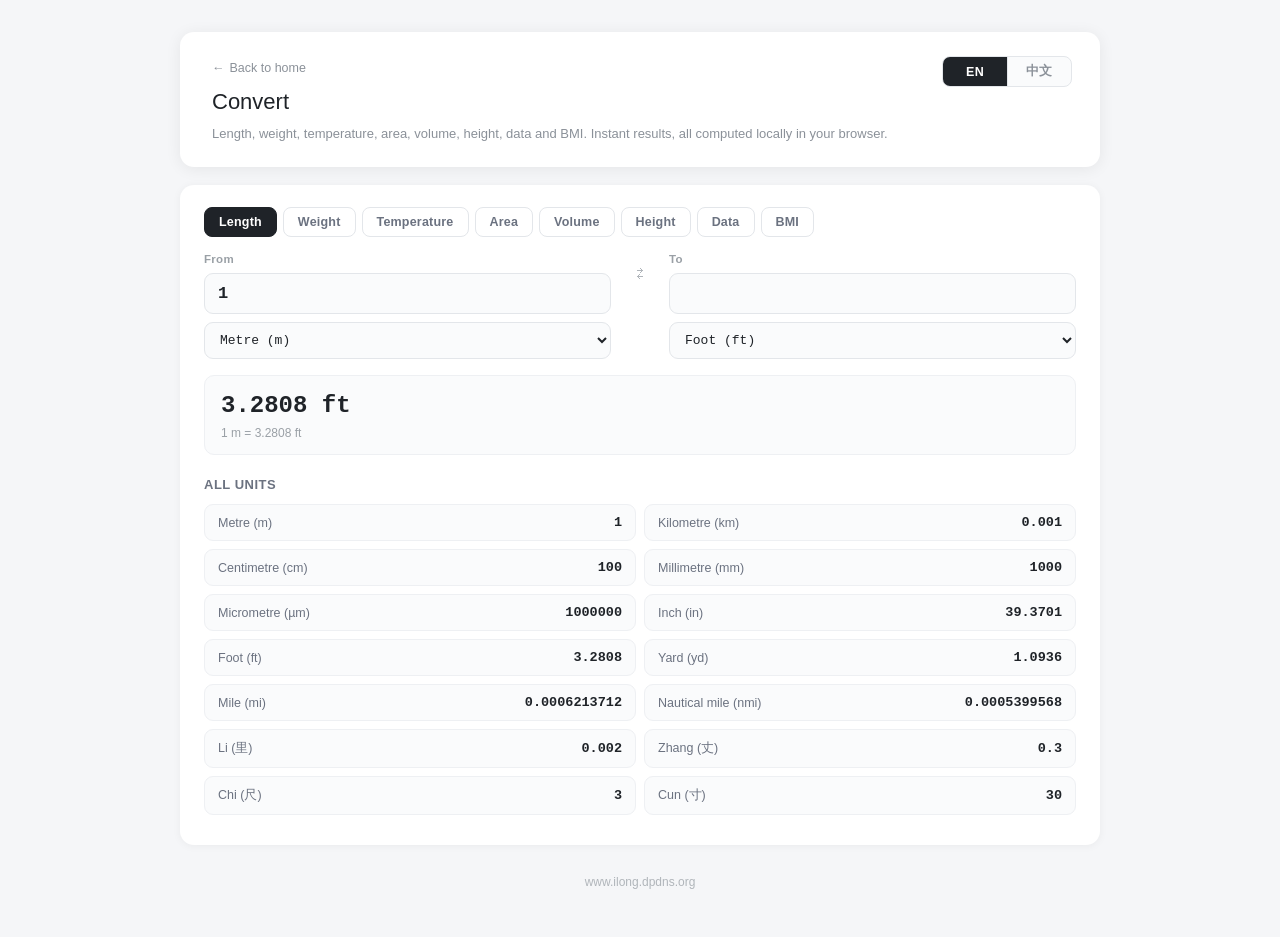
<file: tool-unit.html>
<!DOCTYPE html>
<html lang="zh-CN"><head><meta charset="utf-8">
<meta name="viewport" content="width=device-width,initial-scale=1">
<title>Convert · iLONG</title>
<link rel="icon" href="data:image/svg+xml,%3Csvg%20xmlns%3D%22http%3A%2F%2Fwww.w3.org%2F2000%2Fsvg%22%20viewBox%3D%220%200%20100%20100%22%3E%3Ctext%20y%3D%22.9em%22%20font-size%3D%2290%22%3E%F0%9F%8D%89%3C%2Ftext%3E%3C%2Fsvg%3E">
<meta name="robots" content="noindex,nofollow">
<link rel="stylesheet" href="tools.css">
<style>
/* 页签 */
.tabs{display:flex;gap:6px;flex-wrap:wrap;margin-bottom:16px}
.tabs button{border:1px solid #e3e6ea;background:#fff;border-radius:8px;padding:7px 14px;font-size:12.5px;font-weight:600;color:#6b7280;cursor:pointer;font-family:inherit;transition:all .15s;letter-spacing:.2px}
.tabs button:hover{background:#f7f8fa;color:#374151}
.tabs button.on{background:#1f2328;color:#fff;border-color:#1f2328}

/* 换算双栏 */
.conv{display:grid;grid-template-columns:1fr 34px 1fr;gap:12px;align-items:start}
.conv .side{display:flex;flex-direction:column;gap:8px}
.conv .side label{font-size:11.5px;color:#9aa0a6;font-weight:600;letter-spacing:.3px}
.conv .swap{display:flex;align-items:center;justify-content:center;height:42px;color:#b0b5ba;font-size:16px;user-select:none}
.conv input,.conv select{font-family:Consolas,monospace}
.conv input{font-size:17px;font-weight:600;padding:10px 13px}
.conv select{font-size:13px;padding:9px 11px}
@media(max-width:640px){
  .conv{grid-template-columns:1fr;gap:8px}
  .conv .swap{height:26px;transform:rotate(90deg)}
}

/* 结果条 */
.res{background:#fafbfc;border:1px solid #eef0f3;border-radius:10px;padding:14px 16px;margin-top:16px}
.res .big{font-family:Consolas,monospace;font-size:24px;font-weight:700;color:#1f2328;line-height:1.3;word-break:break-all}
.res .sub{font-size:12px;color:#9aa0a6;margin-top:5px;word-break:break-all}

/* 全部单位一览 */
.allgrid{display:grid;grid-template-columns:repeat(2,1fr);gap:8px;margin-top:12px}
.allrow{display:flex;justify-content:space-between;align-items:center;gap:10px;background:#fafbfc;border:1px solid #eef0f3;border-radius:9px;padding:10px 13px;cursor:pointer;transition:border-color .15s,background .15s}
.allrow:hover{border-color:#d8dee6;background:#f6f8fa}
.allrow .u{font-size:12.5px;color:#6b7280;white-space:nowrap}
.allrow .n{font-family:Consolas,monospace;font-size:13.5px;font-weight:600;color:#1f2328;text-align:right;word-break:break-all}
@media(max-width:720px){.allgrid{grid-template-columns:1fr}}

/* BMI */
.bmiform{display:grid;grid-template-columns:1fr 1fr;gap:14px}
@media(max-width:640px){.bmiform{grid-template-columns:1fr}}
.bmiform .f label{display:block;font-size:11.5px;color:#9aa0a6;font-weight:600;margin-bottom:7px;letter-spacing:.3px}
.bmiform .f .inline{display:flex;gap:8px}
.bmiform .f .inline input{flex:1}
.bmiform .f .inline select{width:88px;flex:none}
.bmibox{text-align:center;padding:22px 0 6px}
.bmibox .val{font-family:Consolas,monospace;font-size:46px;font-weight:700;line-height:1;color:#1f2328}
.bmibox .lv{display:inline-block;margin-top:12px;padding:5px 15px;border-radius:20px;font-size:12.5px;font-weight:700;letter-spacing:.3px}
.bmibox .st{font-size:12.5px;color:#9aa0a6;margin-top:10px}
.bmiscale{margin-top:22px}
.bmiscale .track{display:flex;height:10px;border-radius:6px;overflow:hidden}
.bmiscale .track i{display:block}
.bmiscale .marks{display:flex;margin-top:7px;font-size:10.5px;color:#b0b5ba;font-family:Consolas,monospace}
.bmiscale .marks span{text-align:left;padding-left:0;transform:translateX(-50%)}
.bmiscale .ptr{position:relative;height:0}
.bmiscale .ptr b{position:absolute;top:-24px;transform:translateX(-50%);font-size:11px;background:#1f2328;color:#fff;padding:2px 7px;border-radius:5px;white-space:nowrap;font-weight:600}
.bmiscale .ptr b::after{content:"";position:absolute;left:50%;bottom:-4px;transform:translateX(-50%);border:4px solid transparent;border-top-color:#1f2328}
.bmiscale .ranges{display:grid;grid-template-columns:repeat(4,1fr);gap:8px;margin-top:14px}
.bmiscale .ranges div{background:#fafbfc;border:1px solid #eef0f3;border-radius:8px;padding:9px 8px;text-align:center}
.bmiscale .ranges .k{font-size:11px;color:#9aa0a6}
.bmiscale .ranges .v{font-family:Consolas,monospace;font-size:12.5px;font-weight:600;color:#1f2328;margin-top:3px}
@media(max-width:640px){.bmiscale .ranges{grid-template-columns:repeat(2,1fr)}}

.hide{display:none!important}
</style>
</head><body>
<div class="wrap">

  <div class="hd">
    <div class="lang">
      <button type="button" data-lang="en" class="on">EN</button>
      <button type="button" data-lang="zh">中文</button>
    </div>
    <a class="back" href="index.html">← <span data-zh="返回首页" data-en="Back to home">返回首页</span></a>
    <h1 data-zh="换算" data-en="Convert">换算</h1>
    <div class="desc" data-zh="长度、重量、温度、面积、体积、身高、数据、BMI。输入即算，全部在浏览器本地完成。" data-en="Length, weight, temperature, area, volume, height, data and BMI. Instant results, all computed locally in your browser.">长度、重量、温度、面积、体积、身高、数据、BMI。输入即算，全部在浏览器本地完成。</div>
  </div>

  <div class="panel">
    <div class="tabs" id="tabs">
      <button type="button" data-tab="len" class="on" data-zh="长度" data-en="Length">长度</button>
      <button type="button" data-tab="wt" data-zh="重量" data-en="Weight">重量</button>
      <button type="button" data-tab="temp" data-zh="温度" data-en="Temperature">温度</button>
      <button type="button" data-tab="area" data-zh="面积" data-en="Area">面积</button>
      <button type="button" data-tab="vol" data-zh="体积" data-en="Volume">体积</button>
      <button type="button" data-tab="hgt" data-zh="身高" data-en="Height">身高</button>
      <button type="button" data-tab="data" data-zh="数据" data-en="Data">数据</button>
      <button type="button" data-tab="bmi" data-zh="BMI" data-en="BMI">BMI</button>
    </div>

    <!-- 通用换算面板 -->
    <div id="pane-conv">
      <div class="conv">
        <div class="side">
          <label data-zh="从" data-en="From">从</label>
          <input type="text" id="fromVal" inputmode="decimal" value="1" spellcheck="false">
          <select id="fromUnit"></select>
        </div>
        <div class="swap">⇄</div>
        <div class="side">
          <label data-zh="到" data-en="To">到</label>
          <input type="text" id="toVal" inputmode="decimal" value="" spellcheck="false">
          <select id="toUnit"></select>
        </div>
      </div>

      <div class="res">
        <div class="big" id="resBig">—</div>
        <div class="sub" id="resSub"></div>
      </div>

      <h3 style="margin-top:22px" data-zh="全部单位" data-en="All units">全部单位</h3>
      <div class="allgrid" id="allList"></div>
      <div class="hint" id="msg"></div>
    </div>

    <!-- 身高面板 -->
    <div id="pane-hgt" class="hide">
      <div class="conv">
        <div class="side">
          <label data-zh="厘米 / 米" data-en="Centimetres / Metres">厘米 / 米</label>
          <div style="display:flex;gap:8px">
            <input type="text" id="hCm" inputmode="decimal" value="175" spellcheck="false" style="flex:1">
            <select id="hUnit" style="width:80px;flex:none">
              <option value="cm">cm</option>
              <option value="m">m</option>
            </select>
          </div>
          <label style="margin-top:6px" data-zh="英尺 + 英寸" data-en="Feet + inches">英尺 + 英寸</label>
          <div style="display:flex;gap:8px">
            <input type="text" id="hFt" inputmode="decimal" value="" spellcheck="false" style="flex:1">
            <input type="text" id="hIn" inputmode="decimal" value="" spellcheck="false" style="flex:1">
          </div>
        </div>
        <div class="swap">⇄</div>
        <div class="side">
          <label data-zh="其它写法" data-en="Other forms">其它写法</label>
          <div class="res" style="margin-top:0">
            <div class="big" id="hBig">—</div>
            <div class="sub" id="hSub"></div>
          </div>
        </div>
      </div>

      <h3 style="margin-top:22px" data-zh="常用身高对照" data-en="Common heights">常用身高对照</h3>
      <div class="allgrid" id="hTable"></div>
      <div class="hint" id="hMsg"></div>
    </div>

    <!-- BMI 面板 -->
    <div id="pane-bmi" class="hide">
      <div class="bmiform">
        <div class="f">
          <label data-zh="身高" data-en="Height">身高</label>
          <div class="inline" id="bHWrap">
            <input type="text" id="bH" inputmode="decimal" value="175" spellcheck="false">
            <select id="bHU">
              <option value="cm">cm</option>
              <option value="m">m</option>
              <option value="ftin">ft / in</option>
            </select>
          </div>
          <div class="inline hide" id="bFtWrap" style="margin-top:8px">
            <input type="text" id="bFt" inputmode="decimal" placeholder="ft" spellcheck="false">
            <input type="text" id="bIn" inputmode="decimal" placeholder="in" spellcheck="false">
          </div>
        </div>
        <div class="f">
          <label data-zh="体重" data-en="Weight">体重</label>
          <div class="inline">
            <input type="text" id="bW" inputmode="decimal" value="70" spellcheck="false">
            <select id="bWU">
              <option value="kg">kg</option>
              <option value="jin">斤</option>
              <option value="lb">lb</option>
            </select>
          </div>
        </div>
      </div>

      <div class="bmibox">
        <div class="val" id="bVal">—</div>
        <div><span class="lv" id="bLv" data-zh="等待输入" data-en="Waiting">等待输入</span></div>
        <div class="st" id="bSt"></div>
      </div>

      <div class="bmiscale">
        <div class="ptr"><b id="bPtr" style="left:0;display:none">0</b></div>
        <div class="track">
          <i style="width:28.33%;background:#7fb8ea"></i>
          <i style="width:21.67%;background:#6ec98a"></i>
          <i style="width:16.67%;background:#f0c255"></i>
          <i style="width:33.33%;background:#e8836f"></i>
        </div>
        <div class="marks">
          <span style="width:28.33%">18.5</span>
          <span style="width:21.67%">25</span>
          <span style="width:16.67%">30</span>
          <span style="width:33.33%">40+</span>
        </div>
        <div class="ranges">
          <div><div class="k" data-zh="偏瘦" data-en="Underweight">偏瘦</div><div class="v">&lt; 18.5</div></div>
          <div><div class="k" data-zh="正常" data-en="Normal">正常</div><div class="v">18.5 – 24.9</div></div>
          <div><div class="k" data-zh="超重" data-en="Overweight">超重</div><div class="v">25 – 29.9</div></div>
          <div><div class="k" data-zh="肥胖" data-en="Obese">肥胖</div><div class="v">≥ 30</div></div>
        </div>
        <div class="hint" style="text-align:center;margin-top:12px" data-zh="按 WHO 成人标准。BMI 仅为粗略参考，不适用于孕妇、运动员与未成年人。" data-en="WHO adult standard. BMI is a rough reference only, not applicable to pregnant women, athletes or minors.">按 WHO 成人标准。BMI 仅为粗略参考，不适用于孕妇、运动员与未成年人。</div>
      </div>
      <div class="hint" id="bMsg"></div>
    </div>
  </div>

  <div class="ft"><a href="index.html">www.ilong.dpdns.org</a></div>
</div>

<script src="tools.js"></script>
<script>
(function(){
  var $ = function(id){ return document.getElementById(id); };
  var T = window.IlongTools;

  // ============ 单位定义 ============
  // factor = 相对基准单位的系数（基准单位 factor 为 1）
  var CATS = {
    len: {
      base: "m",
      units: [
        { k: "m",    f: 1,          zh: "米",   en: "Metre",        ab: "m" },
        { k: "km",   f: 1000,       zh: "千米", en: "Kilometre",    ab: "km" },
        { k: "cm",   f: 0.01,       zh: "厘米", en: "Centimetre",   ab: "cm" },
        { k: "mm",   f: 0.001,      zh: "毫米", en: "Millimetre",   ab: "mm" },
        { k: "um",   f: 0.000001,   zh: "微米", en: "Micrometre",   ab: "µm" },
        { k: "in",   f: 0.0254,     zh: "英寸", en: "Inch",         ab: "in" },
        { k: "ft",   f: 0.3048,     zh: "英尺", en: "Foot",         ab: "ft" },
        { k: "yd",   f: 0.9144,     zh: "码",   en: "Yard",         ab: "yd" },
        { k: "mi",   f: 1609.344,   zh: "英里", en: "Mile",         ab: "mi" },
        { k: "nmi",  f: 1852,       zh: "海里", en: "Nautical mile",ab: "nmi" },
        { k: "li",   f: 500,        zh: "里",   en: "Li",           ab: "里" },
        { k: "zhang",f: 3.3333333,  zh: "丈",   en: "Zhang",        ab: "丈" },
        { k: "chi",  f: 0.33333333, zh: "尺",   en: "Chi",          ab: "尺" },
        { k: "cun",  f: 0.03333333, zh: "寸",   en: "Cun",          ab: "寸" }
      ]
    },
    wt: {
      base: "kg",
      units: [
        { k: "kg",  f: 1,            zh: "千克", en: "Kilogram",   ab: "kg" },
        { k: "g",   f: 0.001,        zh: "克",   en: "Gram",       ab: "g" },
        { k: "mg",  f: 0.000001,     zh: "毫克", en: "Milligram",  ab: "mg" },
        { k: "t",   f: 1000,         zh: "吨",   en: "Tonne",      ab: "t" },
        { k: "jin", f: 0.5,          zh: "斤",   en: "Jin",        ab: "斤" },
        { k: "liang",f: 0.05,        zh: "两",   en: "Liang",      ab: "两" },
        { k: "qian",f: 0.005,        zh: "钱",   en: "Qian",       ab: "钱" },
        { k: "lb",  f: 0.45359237,   zh: "磅",   en: "Pound",      ab: "lb" },
        { k: "oz",  f: 0.028349523,  zh: "盎司", en: "Ounce",      ab: "oz" },
        { k: "st",  f: 6.35029318,   zh: "英石", en: "Stone",      ab: "st" },
        { k: "ct",  f: 0.0002,       zh: "克拉", en: "Carat",      ab: "ct" }
      ]
    },
    area: {
      base: "m2",
      units: [
        { k: "m2",   f: 1,          zh: "平方米",   en: "Square metre",      ab: "m²" },
        { k: "km2",  f: 1e6,        zh: "平方千米", en: "Square kilometre",  ab: "km²" },
        { k: "cm2",  f: 0.0001,     zh: "平方厘米", en: "Square centimetre", ab: "cm²" },
        { k: "ha",   f: 10000,      zh: "公顷",     en: "Hectare",           ab: "ha" },
        { k: "mu",   f: 666.66667,  zh: "亩",       en: "Mu",                ab: "亩" },
        { k: "ft2",  f: 0.09290304, zh: "平方英尺", en: "Square foot",       ab: "ft²" },
        { k: "yd2",  f: 0.83612736, zh: "平方码",   en: "Square yard",       ab: "yd²" },
        { k: "ac",   f: 4046.8564,  zh: "英亩",     en: "Acre",              ab: "ac" },
        { k: "mi2",  f: 2589988.1,  zh: "平方英里", en: "Square mile",       ab: "mi²" },
        { k: "qing", f: 66666.667,  zh: "顷",       en: "Qing",              ab: "顷" }
      ]
    },
    vol: {
      base: "L",
      units: [
        { k: "L",    f: 1,           zh: "升",         en: "Litre",         ab: "L" },
        { k: "mL",   f: 0.001,       zh: "毫升",       en: "Millilitre",    ab: "mL" },
        { k: "m3",   f: 1000,        zh: "立方米",     en: "Cubic metre",   ab: "m³" },
        { k: "cm3",  f: 0.001,       zh: "立方厘米",   en: "Cubic cm",      ab: "cm³" },
        { k: "gal",  f: 3.7854118,   zh: "加仑（美）", en: "Gallon (US)",   ab: "gal" },
        { k: "galuk",f: 4.54609,     zh: "加仑（英）", en: "Gallon (UK)",   ab: "gal" },
        { k: "qt",   f: 0.94635295,  zh: "夸脱（美）", en: "Quart (US)",    ab: "qt" },
        { k: "pt",   f: 0.47317648,  zh: "品脱（美）", en: "Pint (US)",     ab: "pt" },
        { k: "cup",  f: 0.23658824,  zh: "杯（美）",   en: "Cup (US)",      ab: "cup" },
        { k: "foz",  f: 0.029573530, zh: "液量盎司",   en: "Fluid ounce",   ab: "fl oz" },
        { k: "tbsp", f: 0.014786765, zh: "汤匙",       en: "Tablespoon",    ab: "tbsp" },
        { k: "tsp",  f: 0.0049289216,zh: "茶匙",       en: "Teaspoon",      ab: "tsp" }
      ]
    },
    data: {
      base: "B",
      units: [
        { k: "B",    f: 1,            zh: "字节",   en: "Byte",    ab: "B" },
        { k: "KB",   f: 1024,         zh: "KB (1024)", en: "KB (1024)", ab: "KB" },
        { k: "MB",   f: 1048576,      zh: "MB (1024)", en: "MB (1024)", ab: "MB" },
        { k: "GB",   f: 1073741824,   zh: "GB (1024)", en: "GB (1024)", ab: "GB" },
        { k: "TB",   f: 1099511627776,zh: "TB (1024)", en: "TB (1024)", ab: "TB" },
        { k: "kBd",  f: 1000,         zh: "kB (1000)", en: "kB (1000)", ab: "kB" },
        { k: "MBd",  f: 1000000,      zh: "MB (1000)", en: "MB (1000)", ab: "MB" },
        { k: "GBd",  f: 1000000000,   zh: "GB (1000)", en: "GB (1000)", ab: "GB" },
        { k: "Kb",   f: 128,          zh: "Kbit",      en: "Kbit",      ab: "Kb" },
        { k: "Mb",   f: 131072,       zh: "Mbit",      en: "Mbit",      ab: "Mb" },
        { k: "Gb",   f: 134217728,    zh: "Gbit",      en: "Gbit",      ab: "Gb" }
      ]
    }
  };

  // 温度单独公式
  var TEMP = [
    { k: "c", zh: "摄氏度", en: "Celsius",    ab: "°C" },
    { k: "f", zh: "华氏度", en: "Fahrenheit", ab: "°F" },
    { k: "k", zh: "开尔文", en: "Kelvin",     ab: "K"  },
    { k: "r", zh: "兰氏度", en: "Rankine",    ab: "°R" }
  ];

  function toC(v, k){
    if (k === "c") return v;
    if (k === "f") return (v - 32) * 5 / 9;
    if (k === "k") return v - 273.15;
    if (k === "r") return (v - 491.67) * 5 / 9;
    return v;
  }
  function fromC(c, k){
    if (k === "c") return c;
    if (k === "f") return c * 9 / 5 + 32;
    if (k === "k") return c + 273.15;
    if (k === "r") return (c + 273.15) * 9 / 5;
    return c;
  }

  // ============ 数值格式化 ============
  function fmt(n){
    if (!isFinite(n)) return "—";
    if (n === 0) return "0";
    var a = Math.abs(n);
    if (a >= 1e15 || a < 1e-9) return n.toExponential(6).replace(/e([+-])(\d)$/, "e$10$2");
    var d;
    if (a >= 1000) d = 2;
    else if (a >= 1) d = 4;
    else if (a >= 0.001) d = 6;
    else d = 10;
    var s = n.toFixed(d);
    if (s.indexOf(".") >= 0) s = s.replace(/0+$/, "").replace(/\.$/, "");
    return s;
  }

  function parseNum(s){
    if (typeof s !== "string") s = String(s);
    s = s.trim().replace(/,/g, "").replace(/，/g, "");
    if (s === "" || s === "-" || s === "." || s === "-.") return null;
    // 支持 1/2 这样的分数
    var fr = s.match(/^(-?\d+(?:\.\d+)?)\s*\/\s*(\d+(?:\.\d+)?)$/);
    if (fr){
      var den = parseFloat(fr[2]);
      if (den === 0) return null;
      return parseFloat(fr[1]) / den;
    }
    var v = parseFloat(s);
    return isNaN(v) ? null : v;
  }

  function unitName(u, zh){ return zh ? u.zh : u.en; }

  // ============ 通用换算 ============
  var curCat = "len";

  function catUnits(cat){
    if (cat === "temp") return TEMP.map(function(t){ return { k: t.k, zh: t.zh, en: t.en, ab: t.ab }; });
    return CATS[cat].units;
  }

  function convert(cat, v, from, to){
    if (cat === "temp") return fromC(toC(v, from), to);
    var us = CATS[cat].units;
    var uf = null, ut = null;
    for (var i = 0; i < us.length; i++){
      if (us[i].k === from) uf = us[i];
      if (us[i].k === to) ut = us[i];
    }
    if (!uf || !ut) return NaN;
    return v * uf.f / ut.f;
  }

  function fillSelect(sel, units, keep){
    var zh = T.lang() === "zh";
    sel.innerHTML = "";
    for (var i = 0; i < units.length; i++){
      var o = document.createElement("option");
      o.value = units[i].k;
      var nm = unitName(units[i], zh);
      o.textContent = nm + " (" + units[i].ab + ")";
      sel.appendChild(o);
    }
    if (keep){
      for (var j = 0; j < sel.options.length; j++){
        if (sel.options[j].value === keep){ sel.selectedIndex = j; break; }
      }
    }
  }

  function defaultPair(cat){
    var us = catUnits(cat);
    var pref = {
      len: ["m", "ft"], wt: ["kg", "jin"], temp: ["c", "f"],
      area: ["m2", "mu"], vol: ["L", "gal"], data: ["MB", "Mb"]
    }[cat] || [us[0].k, us[1] ? us[1].k : us[0].k];
    // 确保单位存在
    var has = function(k){ for (var i=0;i<us.length;i++) if (us[i].k===k) return true; return false; };
    return [has(pref[0]) ? pref[0] : us[0].k, has(pref[1]) ? pref[1] : (us[1]?us[1].k:us[0].k)];
  }

  function renderCat(cat, fromU, toU){
    curCat = cat;
    var us = catUnits(cat);
    var pair = defaultPair(cat);
    var f = fromU || pair[0], t = toU || pair[1];
    fillSelect($("fromUnit"), us, f);
    fillSelect($("toUnit"), us, t);
    $("msg").textContent = "";
    recalc();
  }

  function recalc(){
    var cat = curCat;
    var fromU = $("fromUnit").value, toU = $("toUnit").value;
    var raw = $("fromVal").value;
    var v = parseNum(raw);
    var zh = T.lang() === "zh";

    if (v === null){
      $("resBig").textContent = "—";
      $("resSub").textContent = "";
      renderAll(cat, null);
      return;
    }

    var out = convert(cat, v, fromU, toU);
    var us = catUnits(cat);
    var uf = null, ut = null;
    for (var i = 0; i < us.length; i++){
      if (us[i].k === fromU) uf = us[i];
      if (us[i].k === toU) ut = us[i];
    }
    $("resBig").textContent = fmt(out) + " " + (ut ? ut.ab : "");
    $("resSub").textContent = fmt(v) + " " + (uf ? uf.ab : "") + " = " + fmt(out) + " " + (ut ? ut.ab : "");
    renderAll(cat, v);
  }

  function renderAll(cat, baseVal){
    var us = catUnits(cat);
    var fromU = $("fromUnit").value;
    var box = $("allList");
    var zh = T.lang() === "zh";
    box.innerHTML = "";
    for (var i = 0; i < us.length; i++){
      var u = us[i];
      var val = baseVal === null ? "—" : fmt(convert(cat, baseVal, fromU, u.k));
      var row = document.createElement("div");
      row.className = "allrow";
      row.innerHTML = '<span class="u">' + unitName(u, zh) + " (" + u.ab + ')</span><span class="n">' + val + "</span>";
      (function(v, ab){
        row.addEventListener("click", function(){
          T.copy(String(v) + (v === "—" ? "" : ""), null);
          row.querySelector(".n").style.color = "#0f9d58";
          setTimeout(function(){ row.querySelector(".n").style.color = ""; }, 700);
        });
      })(val, u.ab);
      box.appendChild(row);
    }
  }

  // ============ 身高 ============
  function hgtRecalc(src){
    var cm;
    if (src === "ft"){
      var ft = parseNum($("hFt").value), inch = parseNum($("hIn").value);
      if (ft === null && inch === null) return hgtClear();
      cm = (ft || 0) * 30.48 + (inch || 0) * 2.54;
    } else {
      var v = parseNum($("hCm").value);
      if (v === null) return hgtClear();
      cm = $("hUnit").value === "m" ? v * 100 : v;
    }
    if (!isFinite(cm) || cm <= 0) return hgtClear();

    var totalIn = cm / 2.54;
    var ft2 = Math.floor(totalIn / 12);
    var in2 = totalIn - ft2 * 12;
    // 英寸保留一位，若到 12 则进位
    if (Number(in2.toFixed(1)) >= 12){ ft2 += 1; in2 = 0; }

    $("hBig").textContent = fmt(cm) + " cm";
    $("hSub").textContent =
      ft2 + " ft " + in2.toFixed(1) + " in  ·  " + fmt(cm / 100) + " m  ·  " + fmt(totalIn) + " in";

    if (src !== "ft"){ $("hFt").value = String(ft2); $("hIn").value = in2.toFixed(1); }
    if (src !== "cm"){ $("hCm").value = fmt(cm); }
    hgtTable(cm);
    $("hMsg").textContent = "";
  }

  function hgtClear(){
    $("hBig").textContent = "—";
    $("hSub").textContent = "";
    hgtTable(null);
  }

  function hgtTable(curCm){
    var list = [150, 155, 160, 165, 170, 175, 180, 185, 190, 195];
    var zh = T.lang() === "zh";
    var box = $("hTable");
    box.innerHTML = "";
    for (var i = 0; i < list.length; i++){
      var cm = list[i];
      var tIn = cm / 2.54;
      var ft = Math.floor(tIn / 12);
      var inch = tIn - ft * 12;
      if (Number(inch.toFixed(1)) >= 12){ ft += 1; inch = 0; }
      var row = document.createElement("div");
      row.className = "allrow";
      row.innerHTML = '<span class="u">' + cm + " cm</span><span class=\"n\">" + ft + "' " + inch.toFixed(1) + '"</span>';
      if (curCm && Math.abs(curCm - cm) < 0.5) row.style.borderColor = "#1f2328";
      box.appendChild(row);
    }
  }

  // ============ BMI ============
  function bmiRecalc(){
    var hu = $("bHU").value;
    var cm = null;
    if (hu === "ftin"){
      var ft = parseNum($("bFt").value), inch = parseNum($("bIn").value);
      if (ft !== null || inch !== null) cm = (ft || 0) * 30.48 + (inch || 0) * 2.54;
    } else {
      var hv = parseNum($("bH").value);
      if (hv !== null) cm = hu === "m" ? hv * 100 : hv;
    }
    var wv = parseNum($("bW").value);
    var wu = $("bWU").value;
    var kg = null;
    if (wv !== null){
      if (wu === "kg") kg = wv;
      else if (wu === "jin") kg = wv * 0.5;
      else if (wu === "lb") kg = wv * 0.45359237;
    }

    if (!cm || !kg || cm <= 0 || kg <= 0) return bmiClear();

    var m = cm / 100;
    var bmi = kg / (m * m);
    $("bVal").textContent = bmi.toFixed(1);

    var lv = $("bLv");
    var color, bg, zh = T.lang() === "zh";
    if (bmi < 18.5){ color = "#2563eb"; bg = "#eaf2fd"; lv.setAttribute("data-zh", "偏瘦"); lv.setAttribute("data-en", "Underweight"); }
    else if (bmi < 25){ color = "#0f9d58"; bg = "#e9f7ef"; lv.setAttribute("data-zh", "正常"); lv.setAttribute("data-en", "Normal"); }
    else if (bmi < 30){ color = "#b8860b"; bg = "#fdf6e3"; lv.setAttribute("data-zh", "超重"); lv.setAttribute("data-en", "Overweight"); }
    else { color = "#c0392b"; bg = "#fdeeec"; lv.setAttribute("data-zh", "肥胖"); lv.setAttribute("data-en", "Obese"); }
    lv.style.color = color;
    lv.style.background = bg;
    lv.textContent = zh ? lv.getAttribute("data-zh") : lv.getAttribute("data-en");

    // 健康体重区间 18.5 ~ 24.9
    var lo = 18.5 * m * m, hi = 24.9 * m * m;
    var wUnit = zh ? "kg" : "kg";
    var loJ = lo / 0.5, hiJ = hi / 0.5;
    $("bSt").textContent = (zh ? "健康体重区间 " : "Healthy weight range ") +
      lo.toFixed(1) + " – " + hi.toFixed(1) + " kg" +
      (zh ? "（约 " + loJ.toFixed(0) + " – " + hiJ.toFixed(0) + " 斤）" : "");

    // 指针位置：映射 10~40 到 0~100%，分段宽度按 18.5/25/30/40 实际比例
    var p = Math.max(0, Math.min(100, (Math.min(bmi, 40) - 10) / 30 * 100));
    var ptr = $("bPtr");
    ptr.style.display = "block";
    ptr.style.left = p + "%";
    ptr.textContent = bmi.toFixed(1);
    $("bMsg").textContent = "";
  }

  function bmiClear(){
    $("bVal").textContent = "—";
    var lv = $("bLv");
    lv.style.color = ""; lv.style.background = "";
    lv.setAttribute("data-zh", "等待输入"); lv.setAttribute("data-en", "Waiting");
    lv.textContent = T.lang() === "zh" ? "等待输入" : "Waiting";
    $("bSt").textContent = "";
    $("bPtr").style.display = "none";
  }

  // ============ 页签切换 ============
  var active = "len";
  function showTab(name){
    active = name;
    var btns = $("tabs").querySelectorAll("button");
    for (var i = 0; i < btns.length; i++) btns[i].classList.toggle("on", btns[i].getAttribute("data-tab") === name);
    $("pane-conv").classList.toggle("hide", name === "hgt" || name === "bmi");
    $("pane-hgt").classList.toggle("hide", name !== "hgt");
    $("pane-bmi").classList.toggle("hide", name !== "bmi");

    if (name === "hgt") hgtRecalc("cm");
    else if (name === "bmi") bmiRecalc();
    else renderCat(name);
  }

  // ============ 事件绑定 ============
  $("tabs").addEventListener("click", function(e){
    var b = e.target.closest ? e.target.closest("button[data-tab]") : null;
    if (b) showTab(b.getAttribute("data-tab"));
  });

  $("fromVal").addEventListener("input", recalc);
  $("fromUnit").addEventListener("change", recalc);
  $("toUnit").addEventListener("change", recalc);

  // 反向：改「到」的值，反推「从」
  $("toVal").addEventListener("input", function(){
    var v = parseNum(this.value);
    if (v === null) return;
    var back = convert(curCat, v, $("toUnit").value, $("fromUnit").value);
    $("fromVal").value = fmt(back);
    recalc();
  });

  $("hCm").addEventListener("input", function(){ hgtRecalc("cm"); });
  $("hUnit").addEventListener("change", function(){ hgtRecalc("cm"); });
  $("hFt").addEventListener("input", function(){ hgtRecalc("ft"); });
  $("hIn").addEventListener("input", function(){ hgtRecalc("ft"); });

  $("bH").addEventListener("input", bmiRecalc);
  $("bHU").addEventListener("change", function(){
    var isFt = this.value === "ftin";
    $("bFtWrap").classList.toggle("hide", !isFt);
    $("bHWrap").classList.toggle("hide", isFt);
    if (isFt && !$("bFt").value){ $("bFt").value = "5"; $("bIn").value = "9"; }
    bmiRecalc();
  });
  $("bFt").addEventListener("input", bmiRecalc);
  $("bIn").addEventListener("input", bmiRecalc);
  $("bW").addEventListener("input", bmiRecalc);
  $("bWU").addEventListener("change", bmiRecalc);

  // 语言切换后重建下拉与结果显示
  window.onLangChange = function(){
    if (active === "hgt"){ hgtRecalc("cm"); }
    else if (active === "bmi"){ bmiRecalc(); }
    else {
      var f = $("fromUnit").value, t = $("toUnit").value;
      var us = catUnits(active);
      fillSelect($("fromUnit"), us, f);
      fillSelect($("toUnit"), us, t);
      recalc();
    }
  };

  showTab("len");
})();
</script>
</body></html>
</file>
<file: tools.css>
/* iLONG 工具页公共样式 —— 与首页视觉一致 */
*{box-sizing:border-box;margin:0;padding:0}
body{font-family:-apple-system,"Segoe UI","Microsoft YaHei",sans-serif;background:#f5f6f8;color:#1f2328;padding:32px 20px}
.wrap{max-width:920px;margin:0 auto}

/* 顶部 */
.hd{background:#fff;border-radius:14px;box-shadow:0 2px 16px rgba(0,0,0,.07);padding:26px 32px 22px;margin-bottom:18px;position:relative}
.hd .back{display:inline-flex;align-items:center;gap:5px;font-size:12.5px;color:#8b9199;text-decoration:none;margin-bottom:14px}
.hd .back:hover{color:#374151}
.hd h1{font-size:22px;font-weight:500;padding-right:150px}
.hd .desc{margin-top:8px;font-size:13px;color:#8b9199;line-height:1.7;padding-right:150px}

/* 语言切换 */
.lang{position:absolute;top:24px;right:28px;display:flex;border:1px solid #e3e6ea;border-radius:8px;overflow:hidden;background:#fafbfc}
.lang button{border:0;background:transparent;width:64px;padding:6px 0;text-align:center;font-size:12.5px;font-weight:600;color:#8b9199;cursor:pointer;font-family:inherit;letter-spacing:.3px;transition:all .15s}
.lang button+button{border-left:1px solid #e3e6ea}
.lang button:hover{color:#374151}
.lang button.on{background:#1f2328;color:#fff}

/* 面板 */
.panel{background:#fff;border-radius:14px;box-shadow:0 1px 8px rgba(0,0,0,.05);padding:22px 24px;margin-bottom:16px}
.panel h3{font-size:13px;font-weight:700;color:#6b7280;letter-spacing:.5px;margin-bottom:12px;text-transform:uppercase}
.panel h3:not(:first-child){margin-top:20px}

/* 表单元素 */
textarea,input[type=text],input[type=number],select{width:100%;border:1px solid #e3e6ea;border-radius:9px;padding:11px 13px;font-size:13.5px;font-family:Consolas,"Courier New",monospace;color:#1f2328;background:#fafbfc;outline:none;transition:border-color .15s,background .15s;resize:vertical}
textarea:focus,input[type=text]:focus,input[type=number]:focus,select:focus{border-color:#c3cbd6;background:#fff}
textarea{min-height:170px;line-height:1.6}
select{font-family:inherit;cursor:pointer}

/* 按钮 */
.btn{border:0;border-radius:9px;padding:9px 18px;font-size:13px;font-weight:600;font-family:inherit;cursor:pointer;transition:all .15s;letter-spacing:.2px}
.btn.primary{background:#1f2328;color:#fff}
.btn.primary:hover{background:#33383f}
.btn.ghost{background:#f2f3f5;color:#4b5563}
.btn.ghost:hover{background:#e8eaed}
.btn.small{padding:6px 12px;font-size:12px}
.btns{display:flex;gap:9px;flex-wrap:wrap;margin-top:12px;align-items:center}

/* 两栏 */
.two{display:grid;grid-template-columns:1fr 1fr;gap:14px}

/* 状态提示 */
.hint{font-size:12px;color:#9aa0a6;margin-top:8px;line-height:1.6}
.err{color:#c0392b}
.ok{color:#0f9d58}

/* 结果区 */
.out{background:#fafbfc;border:1px solid #e3e6ea;border-radius:9px;padding:12px 13px;font-family:Consolas,"Courier New",monospace;font-size:13px;line-height:1.65;white-space:pre-wrap;word-break:break-all;min-height:170px;max-height:420px;overflow:auto;color:#1f2328}
.out.mono-sm{font-size:12.5px}

/* 统计格 */
.stats{display:grid;grid-template-columns:repeat(4,1fr);gap:12px}
.stat{background:#fafbfc;border:1px solid #eef0f3;border-radius:10px;padding:14px 12px;text-align:center}
.stat .v{font-size:22px;font-weight:700;color:#1f2328;font-family:Consolas,monospace;line-height:1.2}
.stat .k{font-size:11.5px;color:#9aa0a6;margin-top:5px}

/* 颜色 */
.swatch{width:100%;height:120px;border-radius:10px;border:1px solid #e3e6ea;transition:background .15s}
.colorrow{display:flex;gap:8px;margin-top:12px}
.colrow{display:flex;align-items:center;justify-content:space-between;padding:11px 13px;background:#fafbfc;border:1px solid #eef0f3;border-radius:9px;margin-bottom:8px;font-size:13px}
.colrow b{font-family:Consolas,monospace;font-size:13.5px;color:#1f2328}
.colrow span{color:#9aa0a6;font-size:12px}
.colrow button{border:0;background:transparent;color:#9aa0a6;cursor:pointer;font-size:12px;font-family:inherit;padding:3px 8px;border-radius:6px}
.colrow button:hover{background:#eef0f3;color:#374151}
input[type=color]{width:52px;height:38px;border:1px solid #e3e6ea;border-radius:8px;padding:3px;cursor:pointer;background:#fff}

/* Markdown 预览 */
.md{background:#fff;border:1px solid #e3e6ea;border-radius:9px;padding:14px 16px;font-size:13.5px;line-height:1.75;min-height:170px;max-height:420px;overflow:auto;color:#1f2328}
.md h1{font-size:20px;font-weight:700;margin:4px 0 12px;padding-bottom:8px;border-bottom:1px solid #eef0f3}
.md h2{font-size:17px;font-weight:700;margin:18px 0 10px}
.md h3{font-size:15px;font-weight:700;margin:14px 0 8px}
.md p{margin:9px 0}
.md ul,.md ol{margin:9px 0 9px 22px}
.md li{margin:4px 0}
.md code{background:#f2f3f5;padding:2px 6px;border-radius:5px;font-family:Consolas,monospace;font-size:12.5px;color:#c0392b}
.md pre{background:#f7f8fa;border:1px solid #eef0f3;border-radius:8px;padding:12px 14px;overflow:auto;margin:11px 0}
.md pre code{background:none;padding:0;color:#1f2328}
.md blockquote{border-left:3px solid #e3e6ea;padding-left:13px;color:#6b7280;margin:11px 0}
.md a{color:#2563eb;text-decoration:none}
.md a:hover{text-decoration:underline}
.md table{border-collapse:collapse;margin:11px 0;font-size:13px}
.md th,.md td{border:1px solid #e3e6ea;padding:7px 11px;text-align:left}
.md th{background:#fafbfc;font-weight:600}
.md hr{border:0;border-top:1px solid #eef0f3;margin:16px 0}
.md strong{font-weight:700}
.md em{font-style:italic}

/* 二维码 */
.qrbox{display:flex;justify-content:center;align-items:center;padding:24px;background:#fafbfc;border:1px solid #e3e6ea;border-radius:10px;min-height:280px}
.qrbox canvas,.qrbox img{max-width:100%;height:auto;border-radius:6px;background:#fff}
.qrempty{color:#b0b5ba;font-size:13px}

/* 密码强度 */
.bar{height:6px;border-radius:4px;background:#eef0f3;overflow:hidden;margin-top:10px}
.bar i{display:block;height:100%;width:0;background:#c0392b;transition:width .25s,background .25s}
.pwdout{font-family:Consolas,monospace;font-size:17px;letter-spacing:.5px;word-break:break-all;background:#fafbfc;border:1px solid #e3e6ea;border-radius:9px;padding:14px 16px;min-height:52px;display:flex;align-items:center}

/* 页脚 */
.ft{margin-top:30px;text-align:center;font-size:12px;color:#b0b5ba;padding-bottom:10px}
.ft a{color:#b0b5ba;text-decoration:none}
.ft a:hover{color:#6b7280}

@media(max-width:720px){
  body{padding:14px 10px}
  .hd{padding:20px 18px}
  .hd h1,.hd .desc{padding-right:0}
  .lang{position:static;margin-bottom:14px;width:fit-content}
  .two{grid-template-columns:1fr}
  .stats{grid-template-columns:repeat(2,1fr)}
  .panel{padding:18px 16px}
}
</file>
